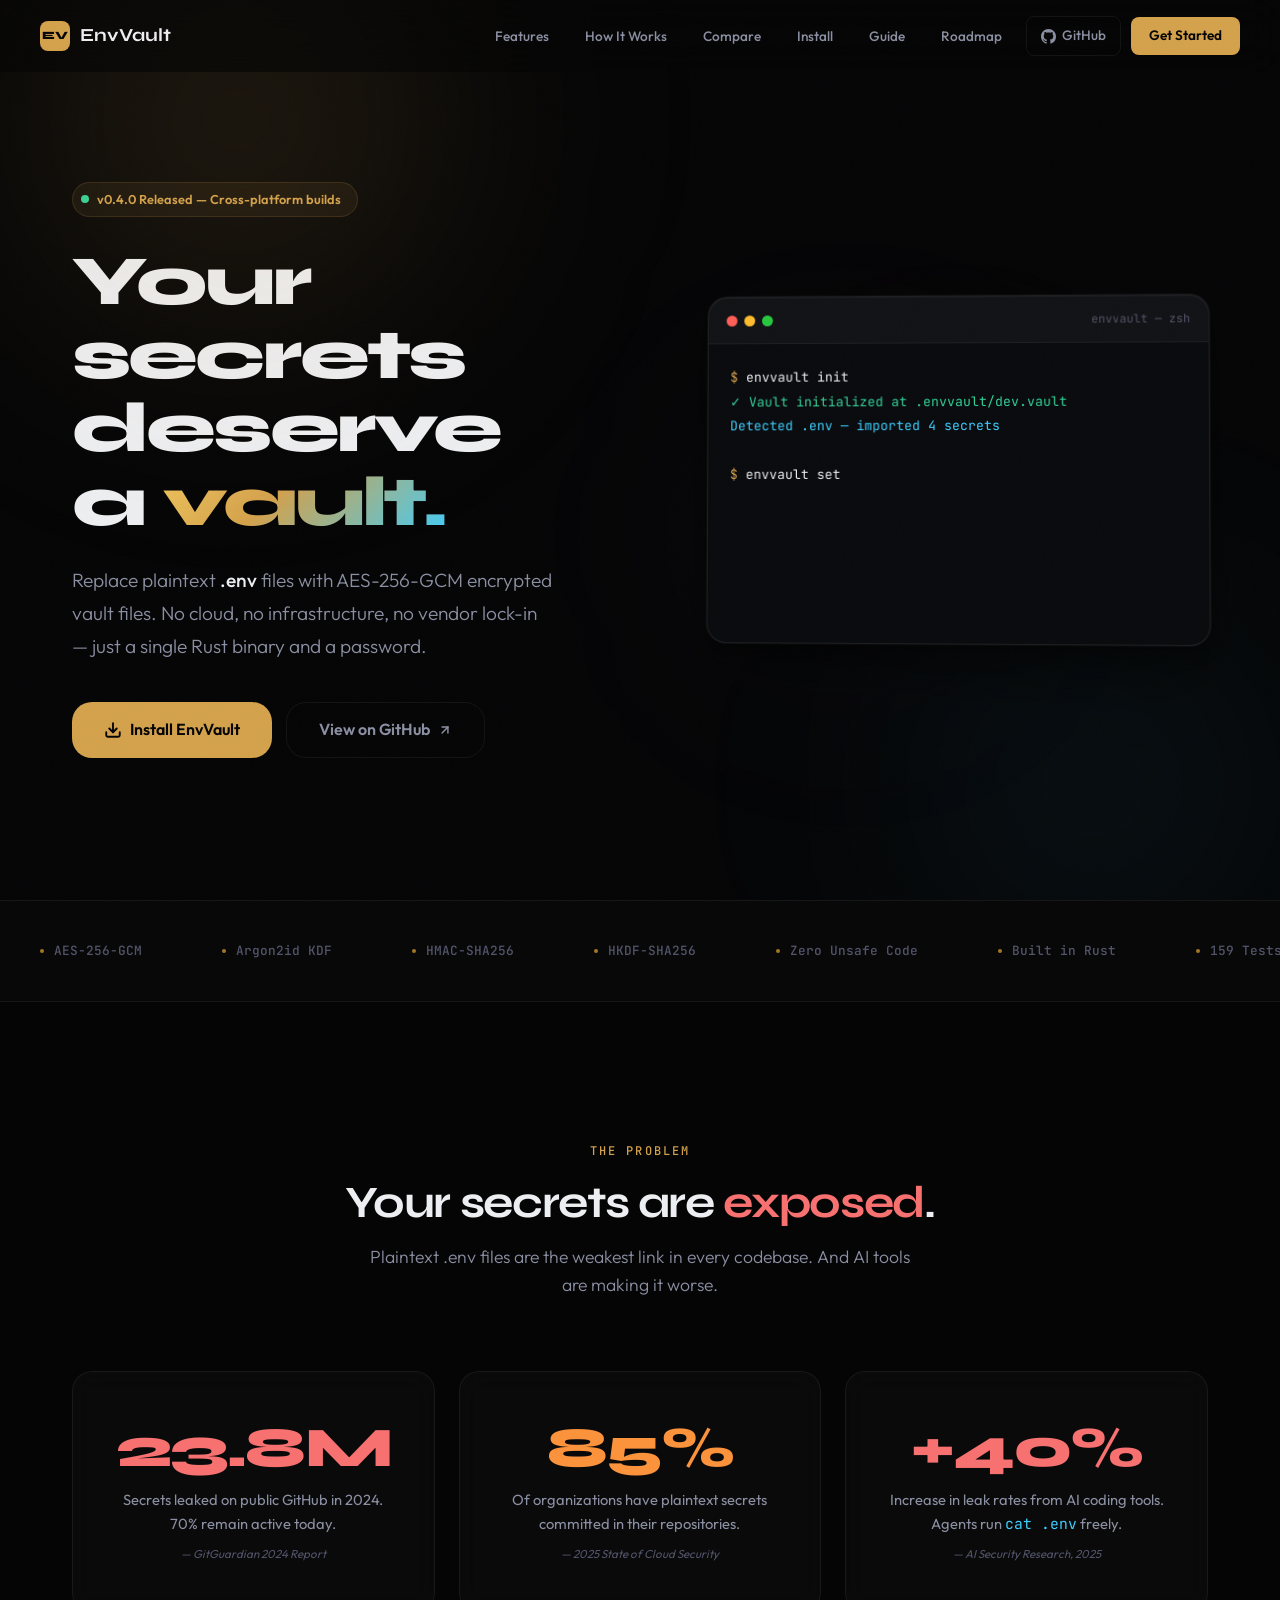
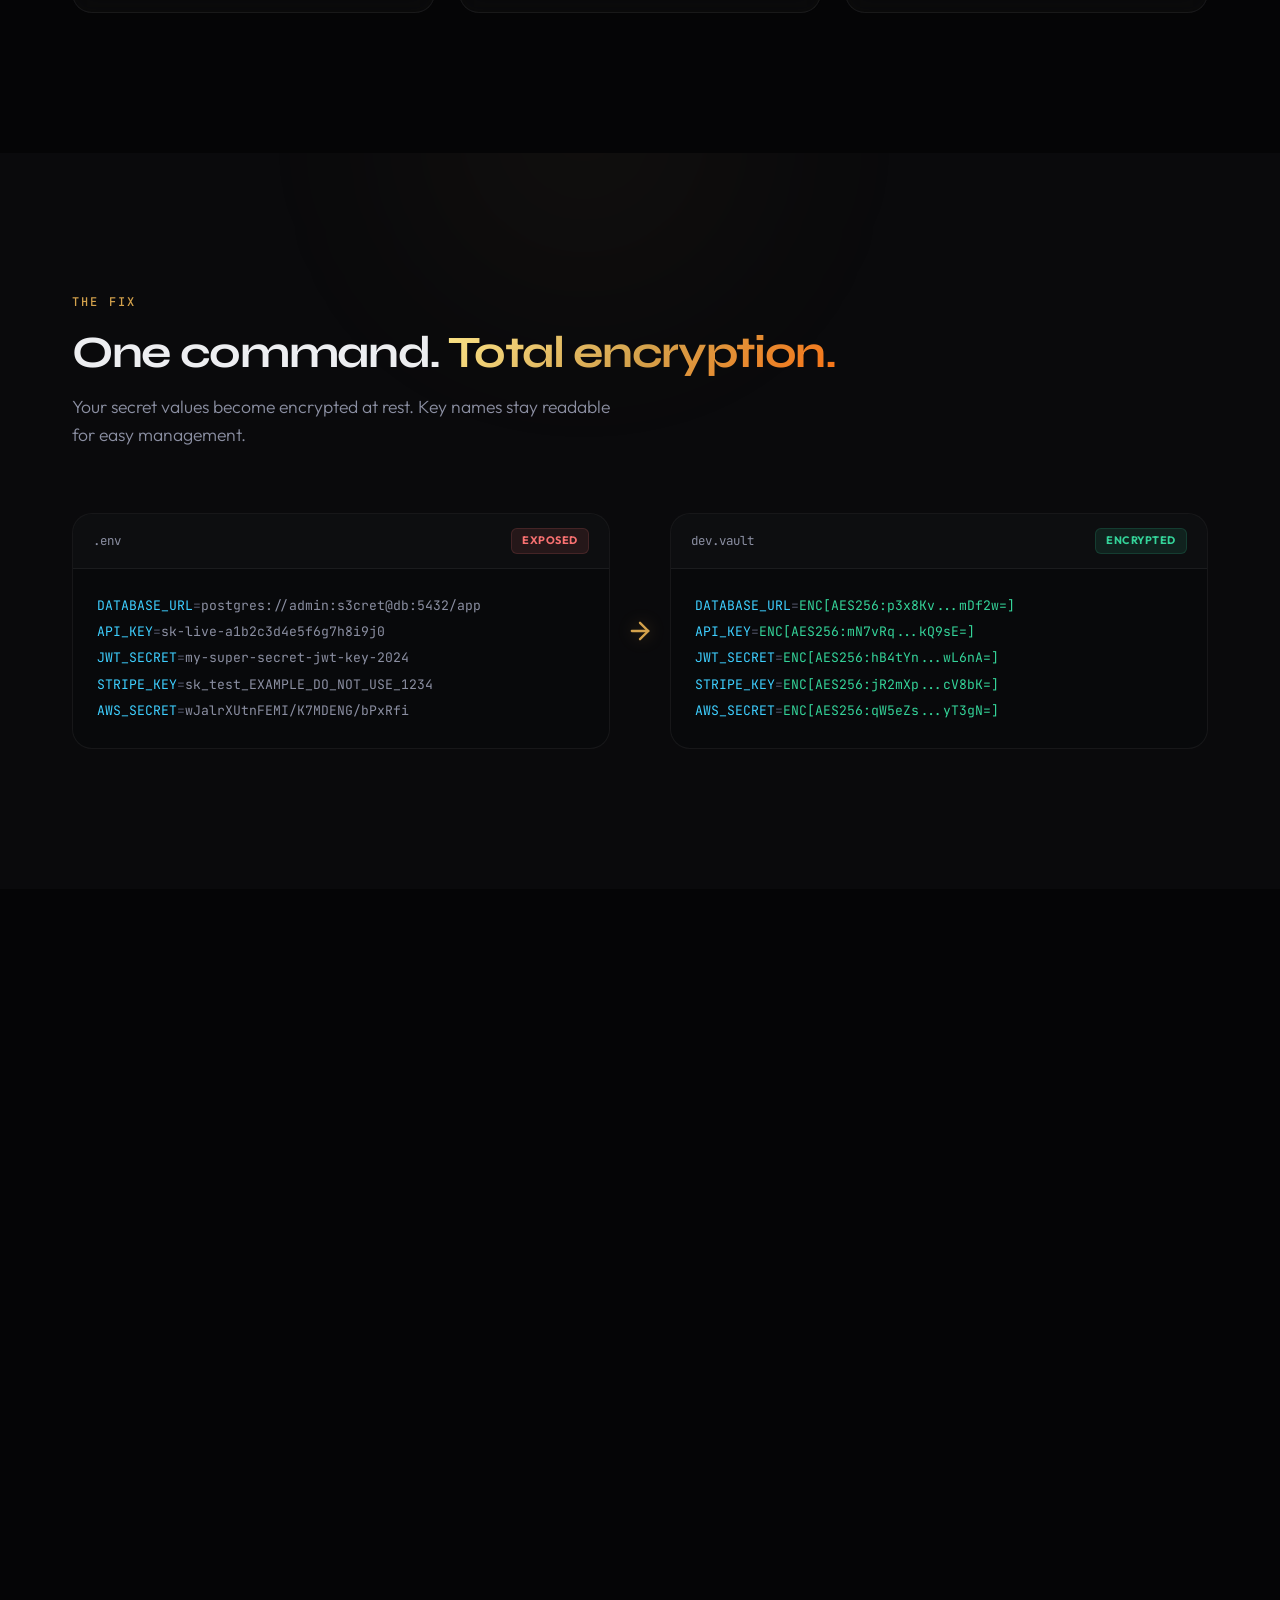
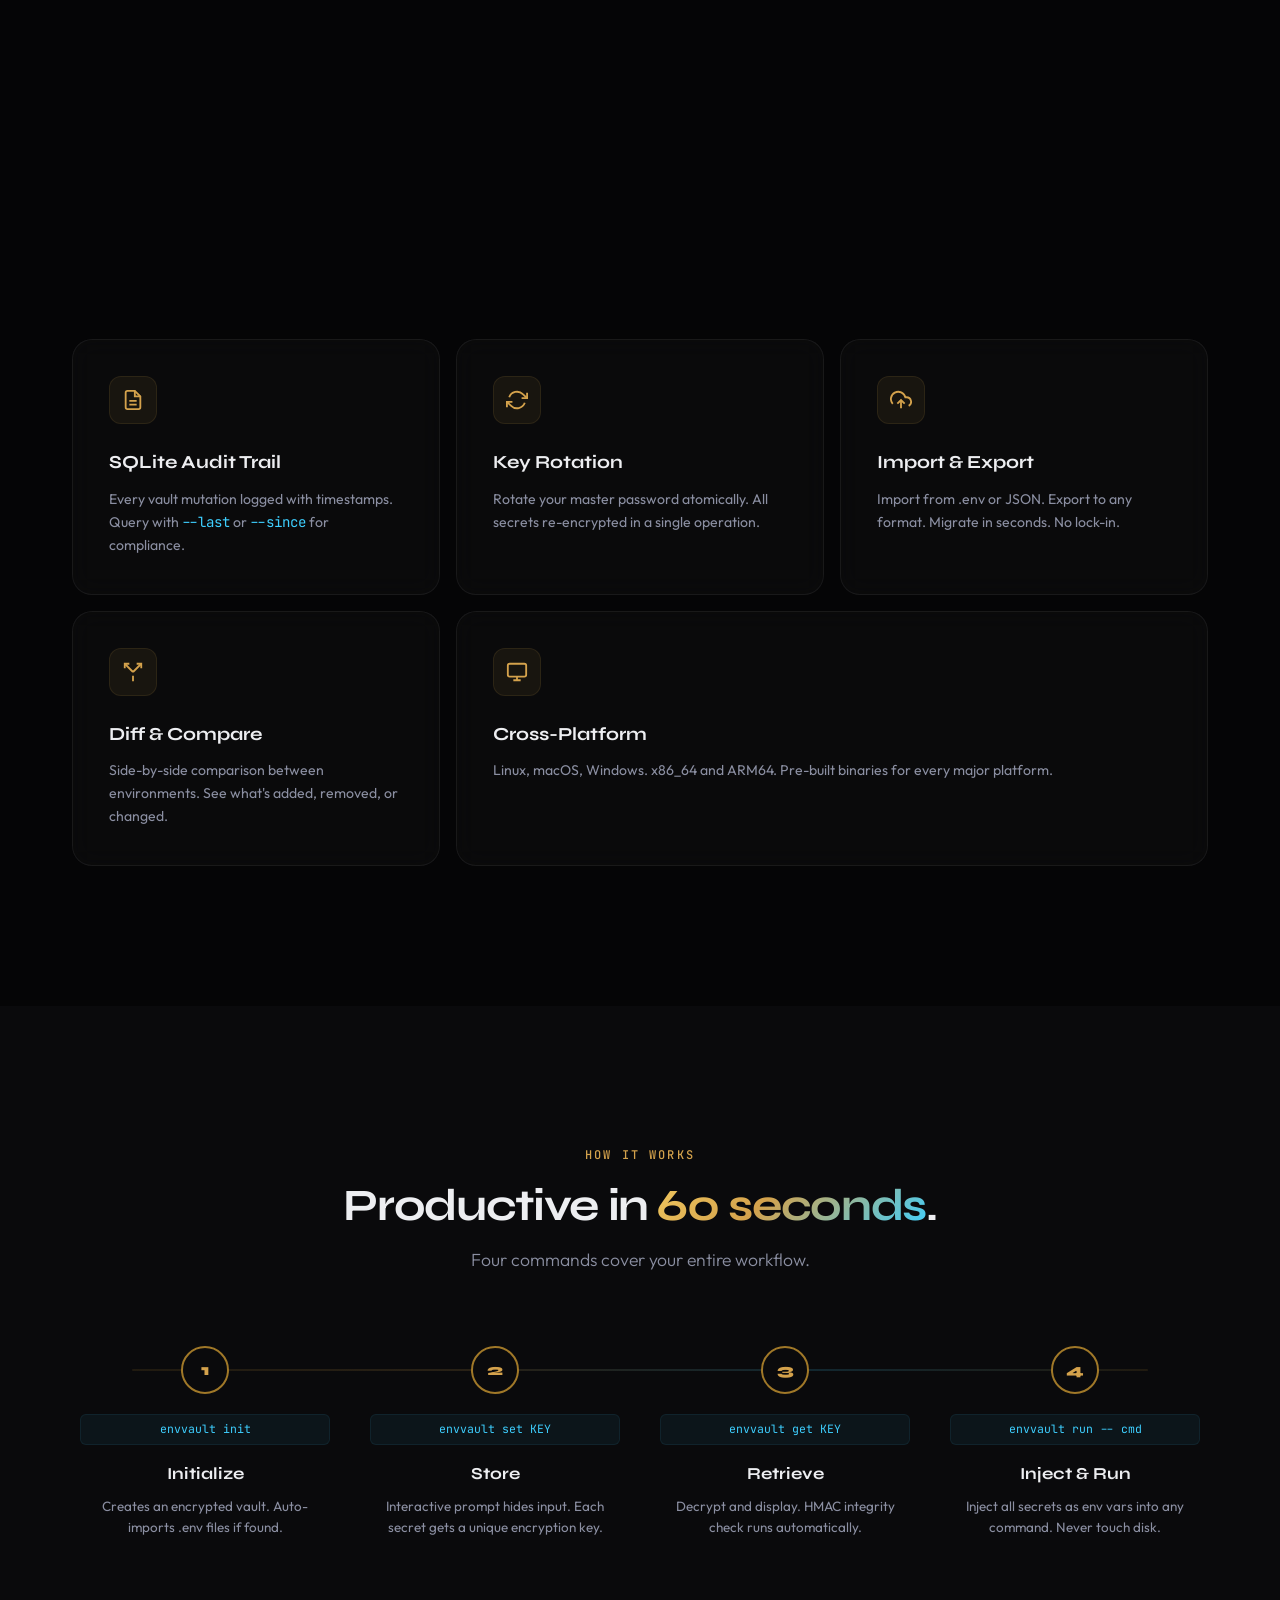
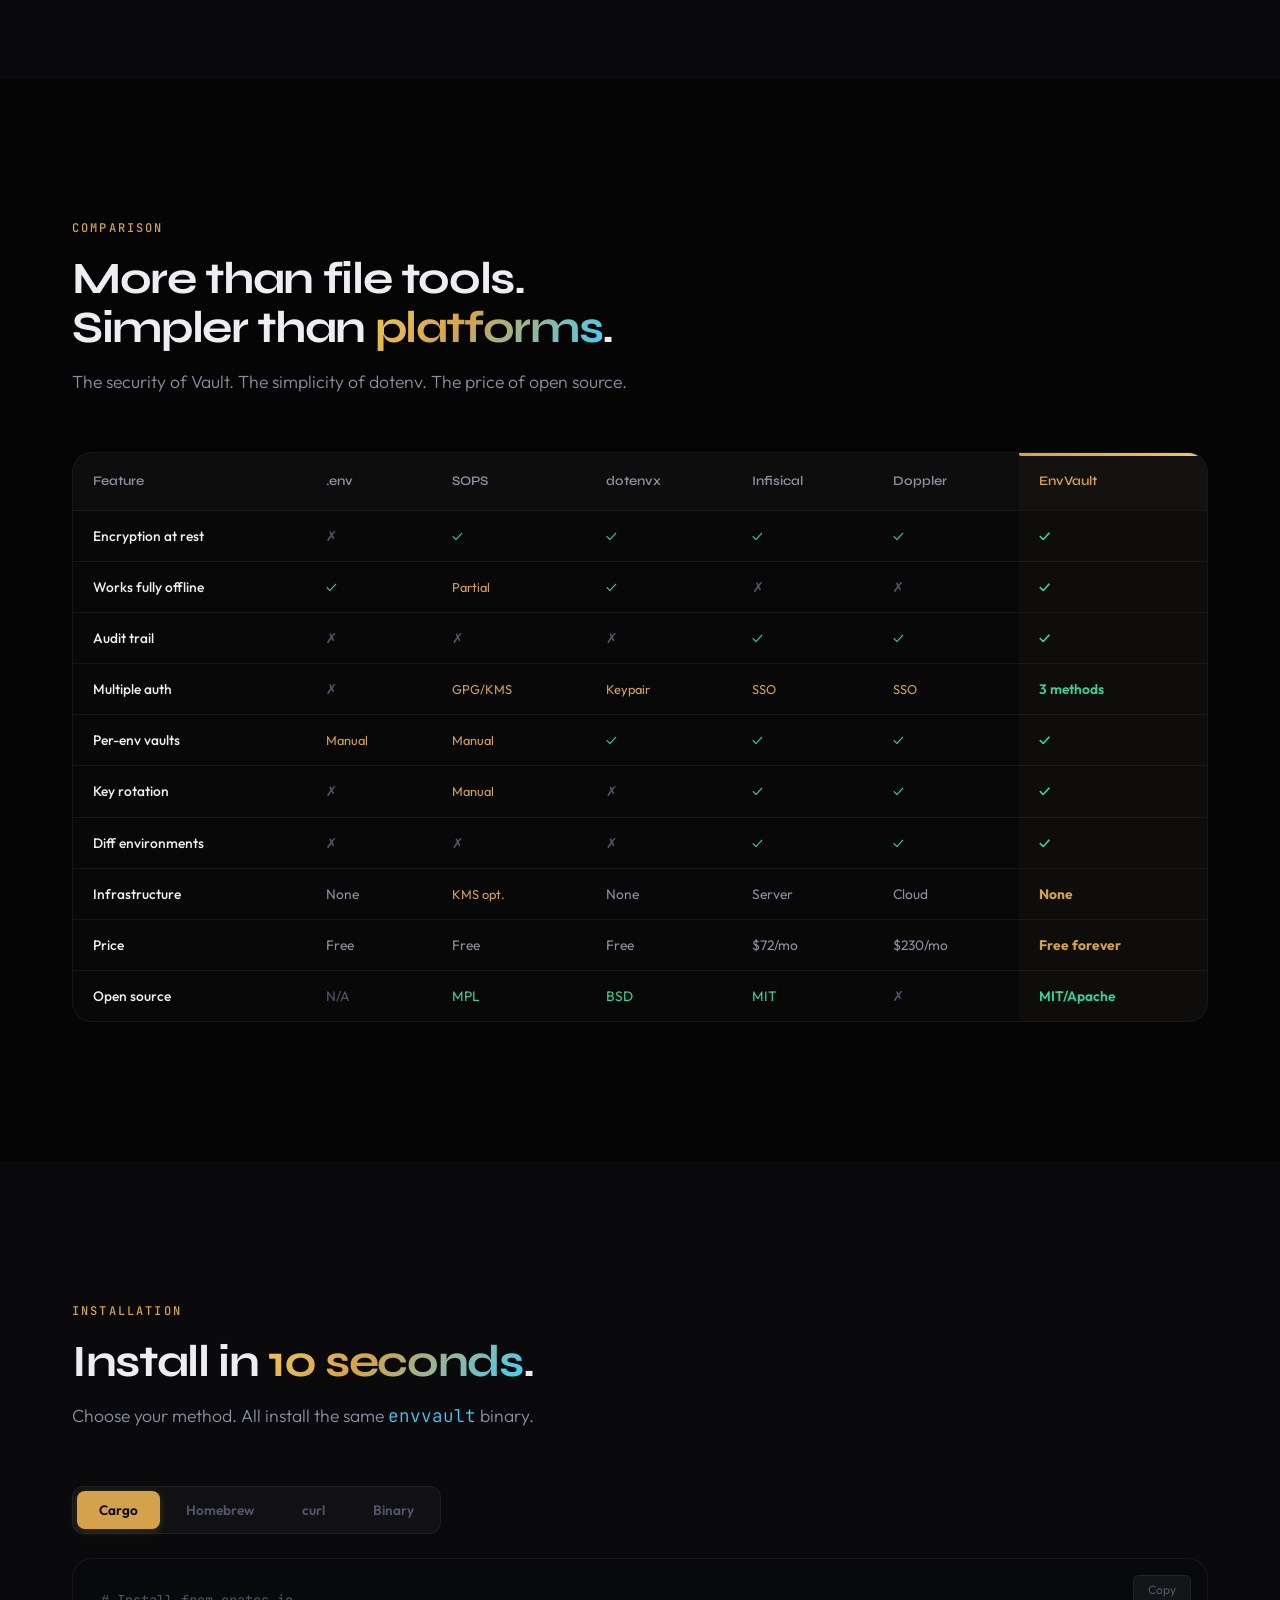
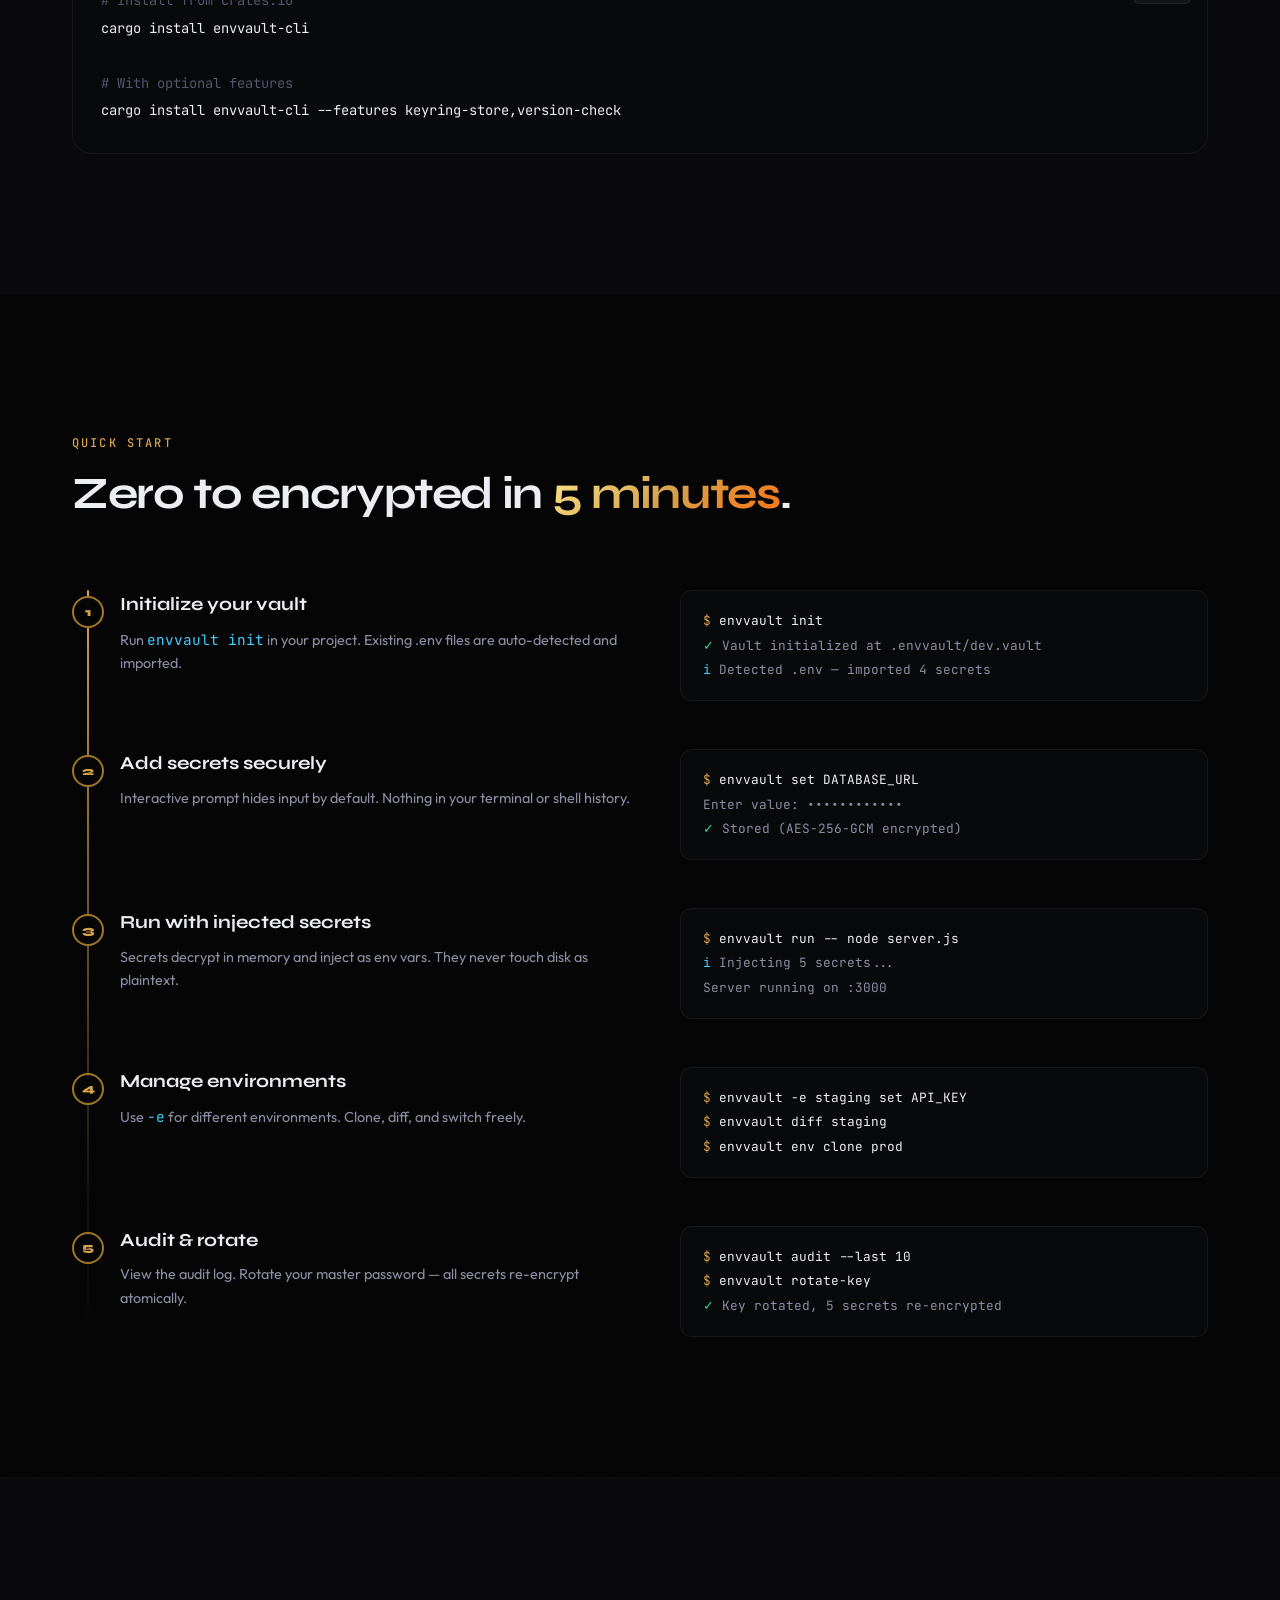
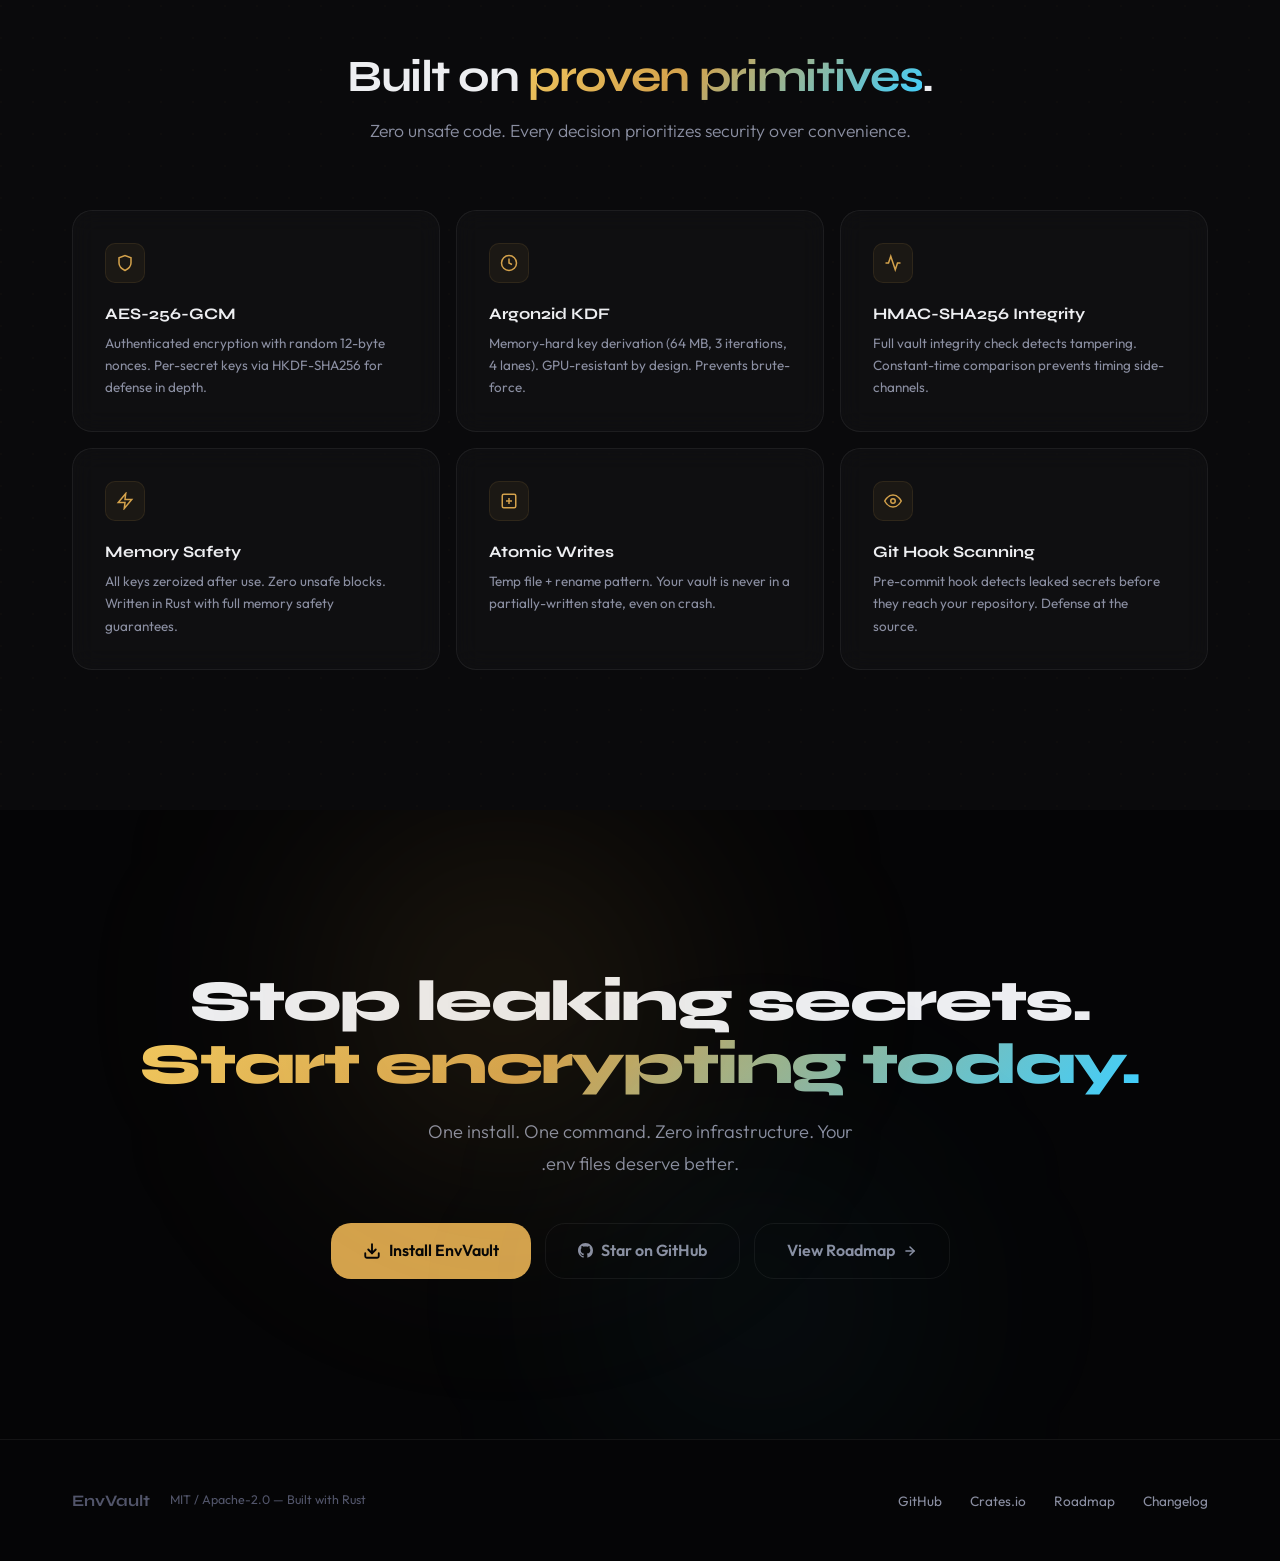
<file: website/index.html>
<!DOCTYPE html>
<html lang="en">
<head>
  <meta charset="UTF-8">
  <meta name="viewport" content="width=device-width, initial-scale=1.0">
  <title>EnvVault — Encrypted Environment Variables. No Server Required.</title>
  <meta name="description" content="Replace plaintext .env files with AES-256-GCM encrypted vault files. No cloud, no infrastructure, just a CLI and a password. Built in Rust.">
  <meta name="theme-color" content="#050506">
  <meta property="og:title" content="EnvVault — Encrypted Environment Variables">
  <meta property="og:description" content="Local-first encrypted environment variable manager. Zero infrastructure, zero unsafe code.">
  <meta property="og:type" content="website">
  <link rel="preconnect" href="https://fonts.googleapis.com">
  <link rel="preconnect" href="https://fonts.gstatic.com" crossorigin>
  <link href="https://fonts.googleapis.com/css2?family=JetBrains+Mono:wght@400;500;700&family=Outfit:wght@300;400;500;600;700&family=Syne:wght@400;500;600;700;800&display=swap" rel="stylesheet">
  <link rel="icon" href="data:image/svg+xml,<svg xmlns='http://www.w3.org/2000/svg' viewBox='0 0 32 32'><rect width='32' height='32' rx='6' fill='%23d4a24c'/><text x='16' y='22' text-anchor='middle' fill='%23050506' font-family='sans-serif' font-weight='900' font-size='14'>EV</text></svg>">
  <link rel="stylesheet" href="css/styles.css">
</head>
<body>

<div class="noise" aria-hidden="true"></div>

<!-- ========== NAV ========== -->
<nav class="nav">
  <div class="nav__in">
    <a href="/" class="nav__logo">
      <span class="nav__logo-mark">EV</span>
      EnvVault
    </a>
    <ul class="nav__links" id="nav-links">
      <li><a href="#features">Features</a></li>
      <li><a href="#how">How It Works</a></li>
      <li><a href="#compare">Compare</a></li>
      <li><a href="#install">Install</a></li>
      <li><a href="#guide">Guide</a></li>
      <li><a href="roadmap.html">Roadmap</a></li>
      <li class="nav__mobile-only"><a href="https://github.com/whynaidu/envvault" target="_blank" rel="noopener">GitHub</a></li>
      <li class="nav__mobile-only"><a href="#install" class="nav__mobile-cta">Get Started</a></li>
    </ul>
    <a href="https://github.com/whynaidu/envvault" class="nav__gh" target="_blank" rel="noopener">
      <svg width="15" height="15" viewBox="0 0 16 16" fill="currentColor"><path d="M8 0C3.58 0 0 3.58 0 8c0 3.54 2.29 6.53 5.47 7.59.4.07.55-.17.55-.38 0-.19-.01-.82-.01-1.49-2.01.37-2.53-.49-2.69-.94-.09-.23-.48-.94-.82-1.13-.28-.15-.68-.52-.01-.53.63-.01 1.08.58 1.23.82.72 1.21 1.87.87 2.33.66.07-.52.28-.87.51-1.07-1.78-.2-3.64-.89-3.64-3.95 0-.87.31-1.59.82-2.15-.08-.2-.36-1.02.08-2.12 0 0 .67-.21 2.2.82.64-.18 1.32-.27 2-.27.68 0 1.36.09 2 .27 1.53-1.04 2.2-.82 2.2-.82.44 1.1.16 1.92.08 2.12.51.56.82 1.27.82 2.15 0 3.07-1.87 3.75-3.65 3.95.29.25.54.73.54 1.48 0 1.07-.01 1.93-.01 2.2 0 .21.15.46.55.38A8.01 8.01 0 0016 8c0-4.42-3.58-8-8-8z"/></svg>
      GitHub
    </a>
    <a href="#install" class="nav__cta">Get Started</a>
    <button class="nav__ham" id="nav-ham" aria-label="Menu" aria-expanded="false">
      <svg width="22" height="22" viewBox="0 0 24 24" fill="none" stroke="currentColor" stroke-width="2"><line x1="3" y1="6" x2="21" y2="6"/><line x1="3" y1="12" x2="21" y2="12"/><line x1="3" y1="18" x2="21" y2="18"/></svg>
    </button>
  </div>
</nav>

<!-- ========== HERO ========== -->
<section class="hero">
  <div class="orbs" aria-hidden="true">
    <div class="orb orb--gold"></div>
    <div class="orb orb--cyan"></div>
    <div class="orb orb--violet"></div>
  </div>

  <div class="wrap hero__layout">
    <div>
      <div class="hero__pill" data-reveal>
        <span class="hero__pill-dot"></span>
        v0.4.0 Released &mdash; Cross-platform builds
      </div>

      <h1 class="hero__h1" data-reveal="80">
        Your secrets<br>deserve a&nbsp;<span class="gt">vault.</span>
      </h1>

      <p class="hero__sub" data-reveal="160">
        Replace plaintext <strong>.env</strong> files with AES-256-GCM encrypted vault files. No cloud, no infrastructure, no vendor lock-in &mdash; just a single Rust binary and a password.
      </p>

      <div class="hero__actions" data-reveal="240">
        <a href="#install" class="btn btn--gold btn--lg">
          <svg width="18" height="18" viewBox="0 0 24 24" fill="none" stroke="currentColor" stroke-width="2.5" stroke-linecap="round" stroke-linejoin="round"><path d="M21 15v4a2 2 0 01-2 2H5a2 2 0 01-2-2v-4"/><polyline points="7 10 12 15 17 10"/><line x1="12" y1="15" x2="12" y2="3"/></svg>
          Install EnvVault
        </a>
        <a href="https://github.com/whynaidu/envvault" class="btn btn--outline btn--lg" target="_blank" rel="noopener">
          View on GitHub
          <svg width="14" height="14" viewBox="0 0 24 24" fill="none" stroke="currentColor" stroke-width="2.5" stroke-linecap="round"><line x1="7" y1="17" x2="17" y2="7"/><polyline points="7 7 17 7 17 17"/></svg>
        </a>
      </div>
    </div>

    <div class="hero__visual" data-reveal="200">
      <div class="hero__term-glow" aria-hidden="true"></div>
      <div class="term">
        <div class="term__bar">
          <div class="term__dots">
            <span class="term__dot term__dot--r"></span>
            <span class="term__dot term__dot--y"></span>
            <span class="term__dot term__dot--g"></span>
          </div>
          <span class="term__title">envvault &mdash; zsh</span>
        </div>
        <div class="term__body" id="hero-term"></div>
      </div>
    </div>
  </div>
</section>

<!-- ========== MARQUEE ========== -->
<div class="marquee" aria-hidden="true">
  <div class="marquee__track">
    <span class="marquee__item"><span class="dot"></span>AES-256-GCM</span>
    <span class="marquee__item"><span class="dot"></span>Argon2id KDF</span>
    <span class="marquee__item"><span class="dot"></span>HMAC-SHA256</span>
    <span class="marquee__item"><span class="dot"></span>HKDF-SHA256</span>
    <span class="marquee__item"><span class="dot"></span>Zero Unsafe Code</span>
    <span class="marquee__item"><span class="dot"></span>Built in Rust</span>
    <span class="marquee__item"><span class="dot"></span>159 Tests</span>
    <span class="marquee__item"><span class="dot"></span>MIT / Apache-2.0</span>
    <span class="marquee__item"><span class="dot"></span>Works Offline</span>
    <span class="marquee__item"><span class="dot"></span>19 Commands</span>
    <span class="marquee__item"><span class="dot"></span>5 Platforms</span>
    <span class="marquee__item"><span class="dot"></span>3 Auth Methods</span>
    <!-- Duplicate for seamless loop -->
    <span class="marquee__item"><span class="dot"></span>AES-256-GCM</span>
    <span class="marquee__item"><span class="dot"></span>Argon2id KDF</span>
    <span class="marquee__item"><span class="dot"></span>HMAC-SHA256</span>
    <span class="marquee__item"><span class="dot"></span>HKDF-SHA256</span>
    <span class="marquee__item"><span class="dot"></span>Zero Unsafe Code</span>
    <span class="marquee__item"><span class="dot"></span>Built in Rust</span>
    <span class="marquee__item"><span class="dot"></span>159 Tests</span>
    <span class="marquee__item"><span class="dot"></span>MIT / Apache-2.0</span>
    <span class="marquee__item"><span class="dot"></span>Works Offline</span>
    <span class="marquee__item"><span class="dot"></span>19 Commands</span>
    <span class="marquee__item"><span class="dot"></span>5 Platforms</span>
    <span class="marquee__item"><span class="dot"></span>3 Auth Methods</span>
  </div>
</div>

<!-- ========== THE PROBLEM ========== -->
<section class="problem">
  <div class="wrap">
    <div class="problem__head">
      <div class="label" data-reveal>The Problem</div>
      <h2 class="h2" data-reveal="80">Your secrets are <span style="color:var(--red)">exposed</span>.</h2>
      <p class="subtitle subtitle--center" data-reveal="160">Plaintext .env files are the weakest link in every codebase. And AI tools are making it worse.</p>
    </div>

    <div class="problem__stats">
      <div class="stat-card glass" data-reveal>
        <div class="stat-card__num stat-card__num--danger" data-count="23.8" data-suffix="M" data-decimal="true">0</div>
        <div class="stat-card__text">
          Secrets leaked on public GitHub in 2024. 70% remain active today.
          <span class="stat-card__src">&mdash; GitGuardian 2024 Report</span>
        </div>
      </div>
      <div class="stat-card glass" data-reveal="120">
        <div class="stat-card__num stat-card__num--warn" data-count="85" data-suffix="%">0</div>
        <div class="stat-card__text">
          Of organizations have plaintext secrets committed in their repositories.
          <span class="stat-card__src">&mdash; 2025 State of Cloud Security</span>
        </div>
      </div>
      <div class="stat-card glass" data-reveal="240">
        <div class="stat-card__num stat-card__num--danger" data-count="40" data-prefix="+" data-suffix="%">0</div>
        <div class="stat-card__text">
          Increase in leak rates from AI coding tools. Agents run <code style="color:var(--cyan)">cat .env</code> freely.
          <span class="stat-card__src">&mdash; AI Security Research, 2025</span>
        </div>
      </div>
    </div>
  </div>
</section>

<!-- ========== BEFORE / AFTER ========== -->
<section class="transform" id="transform">
  <div class="orbs" aria-hidden="true">
    <div class="orb orb--gold" style="top:-30%;left:30%;width:400px;height:400px;opacity:0.5"></div>
  </div>
  <div class="wrap">
    <div class="transform__head">
      <div class="label" data-reveal>The Fix</div>
      <h2 class="h2" data-reveal="80">One command. <span class="gt--warm">Total encryption.</span></h2>
      <p class="subtitle" data-reveal="160">Your secret values become encrypted at rest. Key names stay readable for easy management.</p>
    </div>

    <div class="transform__grid" data-reveal="200">
      <div class="code-panel">
        <div class="code-panel__top">
          <span class="code-panel__name">.env</span>
          <span class="code-panel__tag code-panel__tag--danger">Exposed</span>
        </div>
        <div class="code-panel__body">
          <span class="ck">DATABASE_URL</span><span class="ceq">=</span><span class="cv">postgres://admin:s3cret@db:5432/app</span><br>
          <span class="ck">API_KEY</span><span class="ceq">=</span><span class="cv">sk-live-a1b2c3d4e5f6g7h8i9j0</span><br>
          <span class="ck">JWT_SECRET</span><span class="ceq">=</span><span class="cv">my-super-secret-jwt-key-2024</span><br>
          <span class="ck">STRIPE_KEY</span><span class="ceq">=</span><span class="cv">sk_test_EXAMPLE_DO_NOT_USE_1234</span><br>
          <span class="ck">AWS_SECRET</span><span class="ceq">=</span><span class="cv">wJalrXUtnFEMI/K7MDENG/bPxRfi</span>
        </div>
      </div>

      <div class="transform__arrow">
        <svg width="28" height="28" viewBox="0 0 24 24" fill="none" stroke="currentColor" stroke-width="2" stroke-linecap="round"><line x1="5" y1="12" x2="19" y2="12"/><polyline points="12 5 19 12 12 19"/></svg>
      </div>

      <div class="code-panel">
        <div class="code-panel__top">
          <span class="code-panel__name">dev.vault</span>
          <span class="code-panel__tag code-panel__tag--safe">Encrypted</span>
        </div>
        <div class="code-panel__body">
          <span class="ck">DATABASE_URL</span><span class="ceq">=</span><span class="ce">ENC[AES256:p3x8Kv...mDf2w=]</span><br>
          <span class="ck">API_KEY</span><span class="ceq">=</span><span class="ce">ENC[AES256:mN7vRq...kQ9sE=]</span><br>
          <span class="ck">JWT_SECRET</span><span class="ceq">=</span><span class="ce">ENC[AES256:hB4tYn...wL6nA=]</span><br>
          <span class="ck">STRIPE_KEY</span><span class="ceq">=</span><span class="ce">ENC[AES256:jR2mXp...cV8bK=]</span><br>
          <span class="ck">AWS_SECRET</span><span class="ceq">=</span><span class="ce">ENC[AES256:qW5eZs...yT3gN=]</span>
        </div>
      </div>
    </div>
  </div>
</section>

<!-- ========== BENTO FEATURES ========== -->
<section class="features" id="features">
  <div class="wrap">
    <div class="features__head">
      <div class="label" data-reveal>Features</div>
      <h2 class="h2" data-reveal="80">Everything you need.<br><span class="gt">Nothing you don't.</span></h2>
      <p class="subtitle" data-reveal="160">A complete secrets lifecycle in a single binary. No accounts, no servers, no subscriptions.</p>
    </div>

    <div class="bento">
      <!-- LARGE: Encryption -->
      <div class="glass glass--glow bento__item bento__item--tall" data-reveal>
        <div class="bento__icon">
          <svg width="22" height="22" viewBox="0 0 24 24" fill="none" stroke="currentColor" stroke-width="2"><rect x="3" y="11" width="18" height="11" rx="2"/><path d="M7 11V7a5 5 0 0110 0v4"/></svg>
        </div>
        <div class="bento__title">AES-256-GCM Encryption</div>
        <div class="bento__desc">Each secret encrypted individually with a unique key derived via HKDF-SHA256 and a random 12-byte nonce. Military-grade authenticated encryption.</div>
        <div class="bento__code">
          <span style="color:var(--text-3)">// Per-secret key derivation</span><br>
          master_key = <span style="color:var(--gold)">Argon2id</span>(password, salt)<br>
          secret_key = <span style="color:var(--cyan)">HKDF</span>(master_key, name)<br>
          ciphertext = <span style="color:var(--green)">AES-GCM</span>(secret_key, value)
        </div>
      </div>

      <!-- Auth Methods -->
      <div class="glass glass--glow bento__item" data-reveal="100">
        <div class="bento__icon">
          <svg width="22" height="22" viewBox="0 0 24 24" fill="none" stroke="currentColor" stroke-width="2"><path d="M21 2l-2 2m-7.61 7.61a5.5 5.5 0 11-7.778 7.778 5.5 5.5 0 017.777-7.777zm0 0L15.5 7.5m0 0l3 3L22 7l-3-3m-3.5 3.5L19 4"/></svg>
        </div>
        <div class="bento__title">Triple Auth Methods</div>
        <div class="bento__desc">Password, keyfile two-factor, or OS keyring auto-unlock. Use one or combine them for layered security.</div>
      </div>

      <!-- Zero Infra -->
      <div class="glass glass--glow bento__item" data-reveal="200">
        <div class="bento__icon">
          <svg width="22" height="22" viewBox="0 0 24 24" fill="none" stroke="currentColor" stroke-width="2"><path d="M22 12H2"/><path d="M5.45 5.11L2 12v6a2 2 0 002 2h16a2 2 0 002-2v-6l-3.45-6.89A2 2 0 0016.76 4H7.24a2 2 0 00-1.79 1.11z"/></svg>
        </div>
        <div class="bento__title">Zero Infrastructure</div>
        <div class="bento__desc">No server, no cloud, no Docker. A single binary that works fully offline. Forever.</div>
      </div>

      <!-- WIDE: Per-environment -->
      <div class="glass glass--glow bento__item bento__item--wide" data-reveal="100">
        <div class="bento__icon">
          <svg width="22" height="22" viewBox="0 0 24 24" fill="none" stroke="currentColor" stroke-width="2"><path d="M12 2L2 7l10 5 10-5-10-5z"/><path d="M2 17l10 5 10-5"/><path d="M2 12l10 5 10-5"/></svg>
        </div>
        <div class="bento__title">Per-Environment Vaults</div>
        <div class="bento__desc">Separate encrypted vault files for dev, staging, and prod. Clone environments, diff between them, and manage each independently with its own password.</div>
        <div class="bento__code">
          <span style="color:var(--gold)">$</span> envvault -e staging set API_KEY<br>
          <span style="color:var(--gold)">$</span> envvault diff staging <span style="color:var(--text-3)"> # compare dev vs staging</span><br>
          <span style="color:var(--gold)">$</span> envvault env clone prod <span style="color:var(--text-3)"> # clone to new environment</span>
        </div>
      </div>

      <!-- Audit -->
      <div class="glass glass--glow bento__item" data-reveal>
        <div class="bento__icon">
          <svg width="22" height="22" viewBox="0 0 24 24" fill="none" stroke="currentColor" stroke-width="2"><path d="M14 2H6a2 2 0 00-2 2v16a2 2 0 002 2h12a2 2 0 002-2V8z"/><polyline points="14 2 14 8 20 8"/><line x1="16" y1="13" x2="8" y2="13"/><line x1="16" y1="17" x2="8" y2="17"/></svg>
        </div>
        <div class="bento__title">SQLite Audit Trail</div>
        <div class="bento__desc">Every vault mutation logged with timestamps. Query with <code style="color:var(--cyan)">--last</code> or <code style="color:var(--cyan)">--since</code> for compliance.</div>
      </div>

      <!-- Key Rotation -->
      <div class="glass glass--glow bento__item" data-reveal="100">
        <div class="bento__icon">
          <svg width="22" height="22" viewBox="0 0 24 24" fill="none" stroke="currentColor" stroke-width="2"><polyline points="23 4 23 10 17 10"/><polyline points="1 20 1 14 7 14"/><path d="M3.51 9a9 9 0 0114.85-3.36L23 10M1 14l4.64 4.36A9 9 0 0020.49 15"/></svg>
        </div>
        <div class="bento__title">Key Rotation</div>
        <div class="bento__desc">Rotate your master password atomically. All secrets re-encrypted in a single operation.</div>
      </div>

      <!-- Import/Export -->
      <div class="glass glass--glow bento__item" data-reveal="200">
        <div class="bento__icon">
          <svg width="22" height="22" viewBox="0 0 24 24" fill="none" stroke="currentColor" stroke-width="2"><polyline points="16 16 12 12 8 16"/><line x1="12" y1="12" x2="12" y2="21"/><path d="M20.39 18.39A5 5 0 0018 9h-1.26A8 8 0 103 16.3"/></svg>
        </div>
        <div class="bento__title">Import &amp; Export</div>
        <div class="bento__desc">Import from .env or JSON. Export to any format. Migrate in seconds. No lock-in.</div>
      </div>

      <!-- Diff -->
      <div class="glass glass--glow bento__item" data-reveal>
        <div class="bento__icon">
          <svg width="22" height="22" viewBox="0 0 24 24" fill="none" stroke="currentColor" stroke-width="2"><path d="M16 3h5v5"/><path d="M8 3H3v5"/><path d="M12 22v-6"/><path d="M21 3l-9 9"/><path d="M3 3l9 9"/></svg>
        </div>
        <div class="bento__title">Diff &amp; Compare</div>
        <div class="bento__desc">Side-by-side comparison between environments. See what's added, removed, or changed.</div>
      </div>

      <!-- Cross Platform -->
      <div class="glass glass--glow bento__item bento__item--wide" data-reveal="100">
        <div class="bento__icon">
          <svg width="22" height="22" viewBox="0 0 24 24" fill="none" stroke="currentColor" stroke-width="2"><rect x="2" y="3" width="20" height="14" rx="2"/><line x1="8" y1="21" x2="16" y2="21"/><line x1="12" y1="17" x2="12" y2="21"/></svg>
        </div>
        <div class="bento__title">Cross-Platform</div>
        <div class="bento__desc">Linux, macOS, Windows. x86_64 and ARM64. Pre-built binaries for every major platform.</div>
      </div>
    </div>
  </div>
</section>

<!-- ========== HOW IT WORKS ========== -->
<section class="how" id="how">
  <div class="wrap">
    <div style="text-align:center">
      <div class="label" data-reveal>How It Works</div>
      <h2 class="h2" data-reveal="80">Productive in <span class="gt">60 seconds</span>.</h2>
      <p class="subtitle subtitle--center" data-reveal="160">Four commands cover your entire workflow.</p>
    </div>

    <div class="how__grid">
      <div class="how-step" data-reveal>
        <div class="how-step__num">1</div>
        <span class="how-step__cmd">envvault init</span>
        <div class="how-step__title">Initialize</div>
        <p class="how-step__desc">Creates an encrypted vault. Auto-imports .env files if found.</p>
      </div>
      <div class="how-step" data-reveal="120">
        <div class="how-step__num">2</div>
        <span class="how-step__cmd">envvault set KEY</span>
        <div class="how-step__title">Store</div>
        <p class="how-step__desc">Interactive prompt hides input. Each secret gets a unique encryption key.</p>
      </div>
      <div class="how-step" data-reveal="240">
        <div class="how-step__num">3</div>
        <span class="how-step__cmd">envvault get KEY</span>
        <div class="how-step__title">Retrieve</div>
        <p class="how-step__desc">Decrypt and display. HMAC integrity check runs automatically.</p>
      </div>
      <div class="how-step" data-reveal="360">
        <div class="how-step__num">4</div>
        <span class="how-step__cmd">envvault run -- cmd</span>
        <div class="how-step__title">Inject &amp; Run</div>
        <p class="how-step__desc">Inject all secrets as env vars into any command. Never touch disk.</p>
      </div>
    </div>
  </div>
</section>

<!-- ========== COMPARISON ========== -->
<section class="compare" id="compare">
  <div class="wrap">
    <div class="compare__head">
      <div class="label" data-reveal>Comparison</div>
      <h2 class="h2" data-reveal="80">More than file tools.<br>Simpler than <span class="gt">platforms</span>.</h2>
      <p class="subtitle" data-reveal="160">The security of Vault. The simplicity of dotenv. The price of open source.</p>
    </div>

    <div class="table-wrap" data-reveal="200">
      <table>
        <thead>
          <tr>
            <th>Feature</th>
            <th>.env</th>
            <th>SOPS</th>
            <th>dotenvx</th>
            <th>Infisical</th>
            <th>Doppler</th>
            <th>EnvVault</th>
          </tr>
        </thead>
        <tbody>
          <tr>
            <td>Encryption at rest</td>
            <td><span class="ck-no">&#x2717;</span></td>
            <td><span class="ck-yes">&#x2713;</span></td>
            <td><span class="ck-yes">&#x2713;</span></td>
            <td><span class="ck-yes">&#x2713;</span></td>
            <td><span class="ck-yes">&#x2713;</span></td>
            <td><span class="ck-yes">&#x2713;</span></td>
          </tr>
          <tr>
            <td>Works fully offline</td>
            <td><span class="ck-yes">&#x2713;</span></td>
            <td><span class="ck-mid">Partial</span></td>
            <td><span class="ck-yes">&#x2713;</span></td>
            <td><span class="ck-no">&#x2717;</span></td>
            <td><span class="ck-no">&#x2717;</span></td>
            <td><span class="ck-yes">&#x2713;</span></td>
          </tr>
          <tr>
            <td>Audit trail</td>
            <td><span class="ck-no">&#x2717;</span></td>
            <td><span class="ck-no">&#x2717;</span></td>
            <td><span class="ck-no">&#x2717;</span></td>
            <td><span class="ck-yes">&#x2713;</span></td>
            <td><span class="ck-yes">&#x2713;</span></td>
            <td><span class="ck-yes">&#x2713;</span></td>
          </tr>
          <tr>
            <td>Multiple auth</td>
            <td><span class="ck-no">&#x2717;</span></td>
            <td><span class="ck-mid">GPG/KMS</span></td>
            <td><span class="ck-mid">Keypair</span></td>
            <td><span class="ck-mid">SSO</span></td>
            <td><span class="ck-mid">SSO</span></td>
            <td><span class="ck-yes">3 methods</span></td>
          </tr>
          <tr>
            <td>Per-env vaults</td>
            <td><span class="ck-mid">Manual</span></td>
            <td><span class="ck-mid">Manual</span></td>
            <td><span class="ck-yes">&#x2713;</span></td>
            <td><span class="ck-yes">&#x2713;</span></td>
            <td><span class="ck-yes">&#x2713;</span></td>
            <td><span class="ck-yes">&#x2713;</span></td>
          </tr>
          <tr>
            <td>Key rotation</td>
            <td><span class="ck-no">&#x2717;</span></td>
            <td><span class="ck-mid">Manual</span></td>
            <td><span class="ck-no">&#x2717;</span></td>
            <td><span class="ck-yes">&#x2713;</span></td>
            <td><span class="ck-yes">&#x2713;</span></td>
            <td><span class="ck-yes">&#x2713;</span></td>
          </tr>
          <tr>
            <td>Diff environments</td>
            <td><span class="ck-no">&#x2717;</span></td>
            <td><span class="ck-no">&#x2717;</span></td>
            <td><span class="ck-no">&#x2717;</span></td>
            <td><span class="ck-yes">&#x2713;</span></td>
            <td><span class="ck-yes">&#x2713;</span></td>
            <td><span class="ck-yes">&#x2713;</span></td>
          </tr>
          <tr>
            <td>Infrastructure</td>
            <td>None</td>
            <td><span class="ck-mid">KMS opt.</span></td>
            <td>None</td>
            <td>Server</td>
            <td>Cloud</td>
            <td><strong style="color:var(--gold)">None</strong></td>
          </tr>
          <tr>
            <td>Price</td>
            <td>Free</td>
            <td>Free</td>
            <td>Free</td>
            <td>$72/mo</td>
            <td>$230/mo</td>
            <td><strong style="color:var(--gold)">Free forever</strong></td>
          </tr>
          <tr>
            <td>Open source</td>
            <td><span class="ck-no">N/A</span></td>
            <td><span class="ck-yes">MPL</span></td>
            <td><span class="ck-yes">BSD</span></td>
            <td><span class="ck-yes">MIT</span></td>
            <td><span class="ck-no">&#x2717;</span></td>
            <td><span class="ck-yes">MIT/Apache</span></td>
          </tr>
        </tbody>
      </table>
    </div>
  </div>
</section>

<!-- ========== INSTALL ========== -->
<section class="install" id="install">
  <div class="wrap">
    <div class="install__head">
      <div class="label" data-reveal>Installation</div>
      <h2 class="h2" data-reveal="80">Install in <span class="gt">10 seconds</span>.</h2>
      <p class="subtitle" data-reveal="160">Choose your method. All install the same <code style="color:var(--cyan)">envvault</code> binary.</p>
    </div>

    <div data-reveal="200">
      <div class="tabs" data-tabs="inst">
        <button class="tab on" data-tab="cargo">Cargo</button>
        <button class="tab" data-tab="brew">Homebrew</button>
        <button class="tab" data-tab="curl">curl</button>
        <button class="tab" data-tab="binary">Binary</button>
      </div>

      <div class="panels" data-panels="inst">
        <div class="panel on" data-panel="cargo">
          <div class="code-box">
            <button class="copy-btn" data-copy-text="cargo install envvault-cli">Copy</button>
            <code><span class="cmt"># Install from crates.io</span>
cargo install envvault-cli

<span class="cmt"># With optional features</span>
cargo install envvault-cli --features keyring-store,version-check</code>
          </div>
        </div>
        <div class="panel" data-panel="brew">
          <div class="code-box">
            <button class="copy-btn" data-copy-text="brew install whynaidu/tap/envvault">Copy</button>
            <code><span class="cmt"># Add the tap and install</span>
brew install whynaidu/tap/envvault</code>
          </div>
        </div>
        <div class="panel" data-panel="curl">
          <div class="code-box">
            <button class="copy-btn" data-copy-text="curl -fsSL https://raw.githubusercontent.com/whynaidu/envvault/main/install.sh | sh">Copy</button>
            <code><span class="cmt"># Auto-detects platform, verifies SHA256</span>
curl -fsSL https://raw.githubusercontent.com/whynaidu/envvault/main/install.sh | sh</code>
          </div>
        </div>
        <div class="panel" data-panel="binary">
          <div class="code-box">
            <code><span class="cmt"># Download pre-built binaries for your platform</span>
<span style="color:var(--text-2)">Linux x86_64 &middot; Linux ARM64 &middot; macOS x86_64 &middot; macOS ARM64 &middot; Windows x86_64</span>

<a href="https://github.com/whynaidu/envvault/releases" style="color:var(--gold)">&#x2192; github.com/whynaidu/envvault/releases</a></code>
          </div>
        </div>
      </div>
    </div>
  </div>
</section>

<!-- ========== GUIDE ========== -->
<section class="guide" id="guide">
  <div class="wrap">
    <div class="guide__head">
      <div class="label" data-reveal>Quick Start</div>
      <h2 class="h2" data-reveal="80">Zero to encrypted in <span class="gt--warm">5 minutes</span>.</h2>
    </div>

    <div class="guide__list">
      <div class="guide-item" data-reveal data-step="1">
        <div class="guide-item__text">
          <h3>Initialize your vault</h3>
          <p>Run <code style="color:var(--cyan)">envvault init</code> in your project. Existing .env files are auto-detected and imported.</p>
        </div>
        <div class="guide-item__code">
          <span style="color:var(--gold)">$</span> envvault init<br>
          <span style="color:var(--green)">&check;</span> <span style="color:var(--text-2)">Vault initialized at .envvault/dev.vault</span><br>
          <span style="color:var(--cyan)">i</span> <span style="color:var(--text-2)">Detected .env &mdash; imported 4 secrets</span>
        </div>
      </div>

      <div class="guide-item" data-reveal data-step="2">
        <div class="guide-item__text">
          <h3>Add secrets securely</h3>
          <p>Interactive prompt hides input by default. Nothing in your terminal or shell history.</p>
        </div>
        <div class="guide-item__code">
          <span style="color:var(--gold)">$</span> envvault set DATABASE_URL<br>
          <span style="color:var(--text-2)">Enter value: &bull;&bull;&bull;&bull;&bull;&bull;&bull;&bull;&bull;&bull;&bull;&bull;</span><br>
          <span style="color:var(--green)">&check;</span> <span style="color:var(--text-2)">Stored (AES-256-GCM encrypted)</span>
        </div>
      </div>

      <div class="guide-item" data-reveal data-step="3">
        <div class="guide-item__text">
          <h3>Run with injected secrets</h3>
          <p>Secrets decrypt in memory and inject as env vars. They never touch disk as plaintext.</p>
        </div>
        <div class="guide-item__code">
          <span style="color:var(--gold)">$</span> envvault run -- node server.js<br>
          <span style="color:var(--cyan)">i</span> <span style="color:var(--text-2)">Injecting 5 secrets...</span><br>
          <span style="color:var(--text-2)">Server running on :3000</span>
        </div>
      </div>

      <div class="guide-item" data-reveal data-step="4">
        <div class="guide-item__text">
          <h3>Manage environments</h3>
          <p>Use <code style="color:var(--cyan)">-e</code> for different environments. Clone, diff, and switch freely.</p>
        </div>
        <div class="guide-item__code">
          <span style="color:var(--gold)">$</span> envvault -e staging set API_KEY<br>
          <span style="color:var(--gold)">$</span> envvault diff staging<br>
          <span style="color:var(--gold)">$</span> envvault env clone prod
        </div>
      </div>

      <div class="guide-item" data-reveal data-step="5">
        <div class="guide-item__text">
          <h3>Audit &amp; rotate</h3>
          <p>View the audit log. Rotate your master password &mdash; all secrets re-encrypt atomically.</p>
        </div>
        <div class="guide-item__code">
          <span style="color:var(--gold)">$</span> envvault audit --last 10<br>
          <span style="color:var(--gold)">$</span> envvault rotate-key<br>
          <span style="color:var(--green)">&check;</span> <span style="color:var(--text-2)">Key rotated, 5 secrets re-encrypted</span>
        </div>
      </div>
    </div>
  </div>
</section>

<!-- ========== SECURITY ========== -->
<section class="security" id="security">
  <div class="wrap">
    <div class="security__head">
      <div class="label" data-reveal>Security</div>
      <h2 class="h2" data-reveal="80">Built on <span class="gt">proven primitives</span>.</h2>
      <p class="subtitle subtitle--center" data-reveal="160">Zero unsafe code. Every decision prioritizes security over convenience.</p>
    </div>

    <div class="security__grid">
      <div class="glass sec-card" data-reveal>
        <div class="sec-card__icon"><svg width="18" height="18" viewBox="0 0 24 24" fill="none" stroke="currentColor" stroke-width="2"><path d="M12 22s8-4 8-10V5l-8-3-8 3v7c0 6 8 10 8 10z"/></svg></div>
        <div class="sec-card__title">AES-256-GCM</div>
        <div class="sec-card__desc">Authenticated encryption with random 12-byte nonces. Per-secret keys via HKDF-SHA256 for defense in depth.</div>
      </div>
      <div class="glass sec-card" data-reveal="100">
        <div class="sec-card__icon"><svg width="18" height="18" viewBox="0 0 24 24" fill="none" stroke="currentColor" stroke-width="2"><circle cx="12" cy="12" r="10"/><path d="M12 6v6l4 2"/></svg></div>
        <div class="sec-card__title">Argon2id KDF</div>
        <div class="sec-card__desc">Memory-hard key derivation (64 MB, 3 iterations, 4 lanes). GPU-resistant by design. Prevents brute-force.</div>
      </div>
      <div class="glass sec-card" data-reveal="200">
        <div class="sec-card__icon"><svg width="18" height="18" viewBox="0 0 24 24" fill="none" stroke="currentColor" stroke-width="2"><polyline points="22 12 18 12 15 21 9 3 6 12 2 12"/></svg></div>
        <div class="sec-card__title">HMAC-SHA256 Integrity</div>
        <div class="sec-card__desc">Full vault integrity check detects tampering. Constant-time comparison prevents timing side-channels.</div>
      </div>
      <div class="glass sec-card" data-reveal>
        <div class="sec-card__icon"><svg width="18" height="18" viewBox="0 0 24 24" fill="none" stroke="currentColor" stroke-width="2"><path d="M13 2L3 14h9l-1 8 10-12h-9l1-8z"/></svg></div>
        <div class="sec-card__title">Memory Safety</div>
        <div class="sec-card__desc">All keys zeroized after use. Zero unsafe blocks. Written in Rust with full memory safety guarantees.</div>
      </div>
      <div class="glass sec-card" data-reveal="100">
        <div class="sec-card__icon"><svg width="18" height="18" viewBox="0 0 24 24" fill="none" stroke="currentColor" stroke-width="2"><rect x="3" y="3" width="18" height="18" rx="2"/><line x1="12" y1="8" x2="12" y2="16"/><line x1="8" y1="12" x2="16" y2="12"/></svg></div>
        <div class="sec-card__title">Atomic Writes</div>
        <div class="sec-card__desc">Temp file + rename pattern. Your vault is never in a partially-written state, even on crash.</div>
      </div>
      <div class="glass sec-card" data-reveal="200">
        <div class="sec-card__icon"><svg width="18" height="18" viewBox="0 0 24 24" fill="none" stroke="currentColor" stroke-width="2"><path d="M1 12s4-8 11-8 11 8 11 8-4 8-11 8-11-8-11-8z"/><circle cx="12" cy="12" r="3"/></svg></div>
        <div class="sec-card__title">Git Hook Scanning</div>
        <div class="sec-card__desc">Pre-commit hook detects leaked secrets before they reach your repository. Defense at the source.</div>
      </div>
    </div>
  </div>
</section>

<!-- ========== CTA ========== -->
<section class="cta">
  <div class="orbs" aria-hidden="true">
    <div class="orb orb--gold" style="width:500px;height:500px;top:-10%;left:20%"></div>
    <div class="orb orb--cyan" style="width:400px;height:400px;bottom:-10%;right:25%"></div>
  </div>
  <div class="wrap">
    <h2 class="cta__h2" data-reveal>
      Stop leaking secrets.<br>
      <span class="gt">Start encrypting today.</span>
    </h2>
    <p class="cta__sub" data-reveal="100">
      One install. One command. Zero infrastructure. Your .env files deserve better.
    </p>
    <div class="cta__actions" data-reveal="200">
      <a href="#install" class="btn btn--gold btn--lg">
        <svg width="18" height="18" viewBox="0 0 24 24" fill="none" stroke="currentColor" stroke-width="2.5" stroke-linecap="round" stroke-linejoin="round"><path d="M21 15v4a2 2 0 01-2 2H5a2 2 0 01-2-2v-4"/><polyline points="7 10 12 15 17 10"/><line x1="12" y1="15" x2="12" y2="3"/></svg>
        Install EnvVault
      </a>
      <a href="https://github.com/whynaidu/envvault" class="btn btn--outline btn--lg" target="_blank" rel="noopener">
        <svg width="15" height="15" viewBox="0 0 16 16" fill="currentColor"><path d="M8 0C3.58 0 0 3.58 0 8c0 3.54 2.29 6.53 5.47 7.59.4.07.55-.17.55-.38 0-.19-.01-.82-.01-1.49-2.01.37-2.53-.49-2.69-.94-.09-.23-.48-.94-.82-1.13-.28-.15-.68-.52-.01-.53.63-.01 1.08.58 1.23.82.72 1.21 1.87.87 2.33.66.07-.52.28-.87.51-1.07-1.78-.2-3.64-.89-3.64-3.95 0-.87.31-1.59.82-2.15-.08-.2-.36-1.02.08-2.12 0 0 .67-.21 2.2.82.64-.18 1.32-.27 2-.27.68 0 1.36.09 2 .27 1.53-1.04 2.2-.82 2.2-.82.44 1.1.16 1.92.08 2.12.51.56.82 1.27.82 2.15 0 3.07-1.87 3.75-3.65 3.95.29.25.54.73.54 1.48 0 1.07-.01 1.93-.01 2.2 0 .21.15.46.55.38A8.01 8.01 0 0016 8c0-4.42-3.58-8-8-8z"/></svg>
        Star on GitHub
      </a>
      <a href="roadmap.html" class="btn btn--outline btn--lg">
        View Roadmap
        <svg width="14" height="14" viewBox="0 0 24 24" fill="none" stroke="currentColor" stroke-width="2.5" stroke-linecap="round"><line x1="5" y1="12" x2="19" y2="12"/><polyline points="12 5 19 12 12 19"/></svg>
      </a>
    </div>
  </div>
</section>

<!-- ========== FOOTER ========== -->
<footer class="footer">
  <div class="wrap footer__in">
    <div class="footer__l">
      <span class="footer__brand">EnvVault</span>
      <span class="footer__copy">MIT / Apache-2.0 &mdash; Built with Rust</span>
    </div>
    <ul class="footer__links">
      <li><a href="https://github.com/whynaidu/envvault" target="_blank" rel="noopener">GitHub</a></li>
      <li><a href="https://crates.io/crates/envvault-cli" target="_blank" rel="noopener">Crates.io</a></li>
      <li><a href="roadmap.html">Roadmap</a></li>
      <li><a href="https://github.com/whynaidu/envvault/blob/main/CHANGELOG.md" target="_blank" rel="noopener">Changelog</a></li>
    </ul>
  </div>
</footer>

<script src="js/main.js"></script>
</body>
</html>
</file>
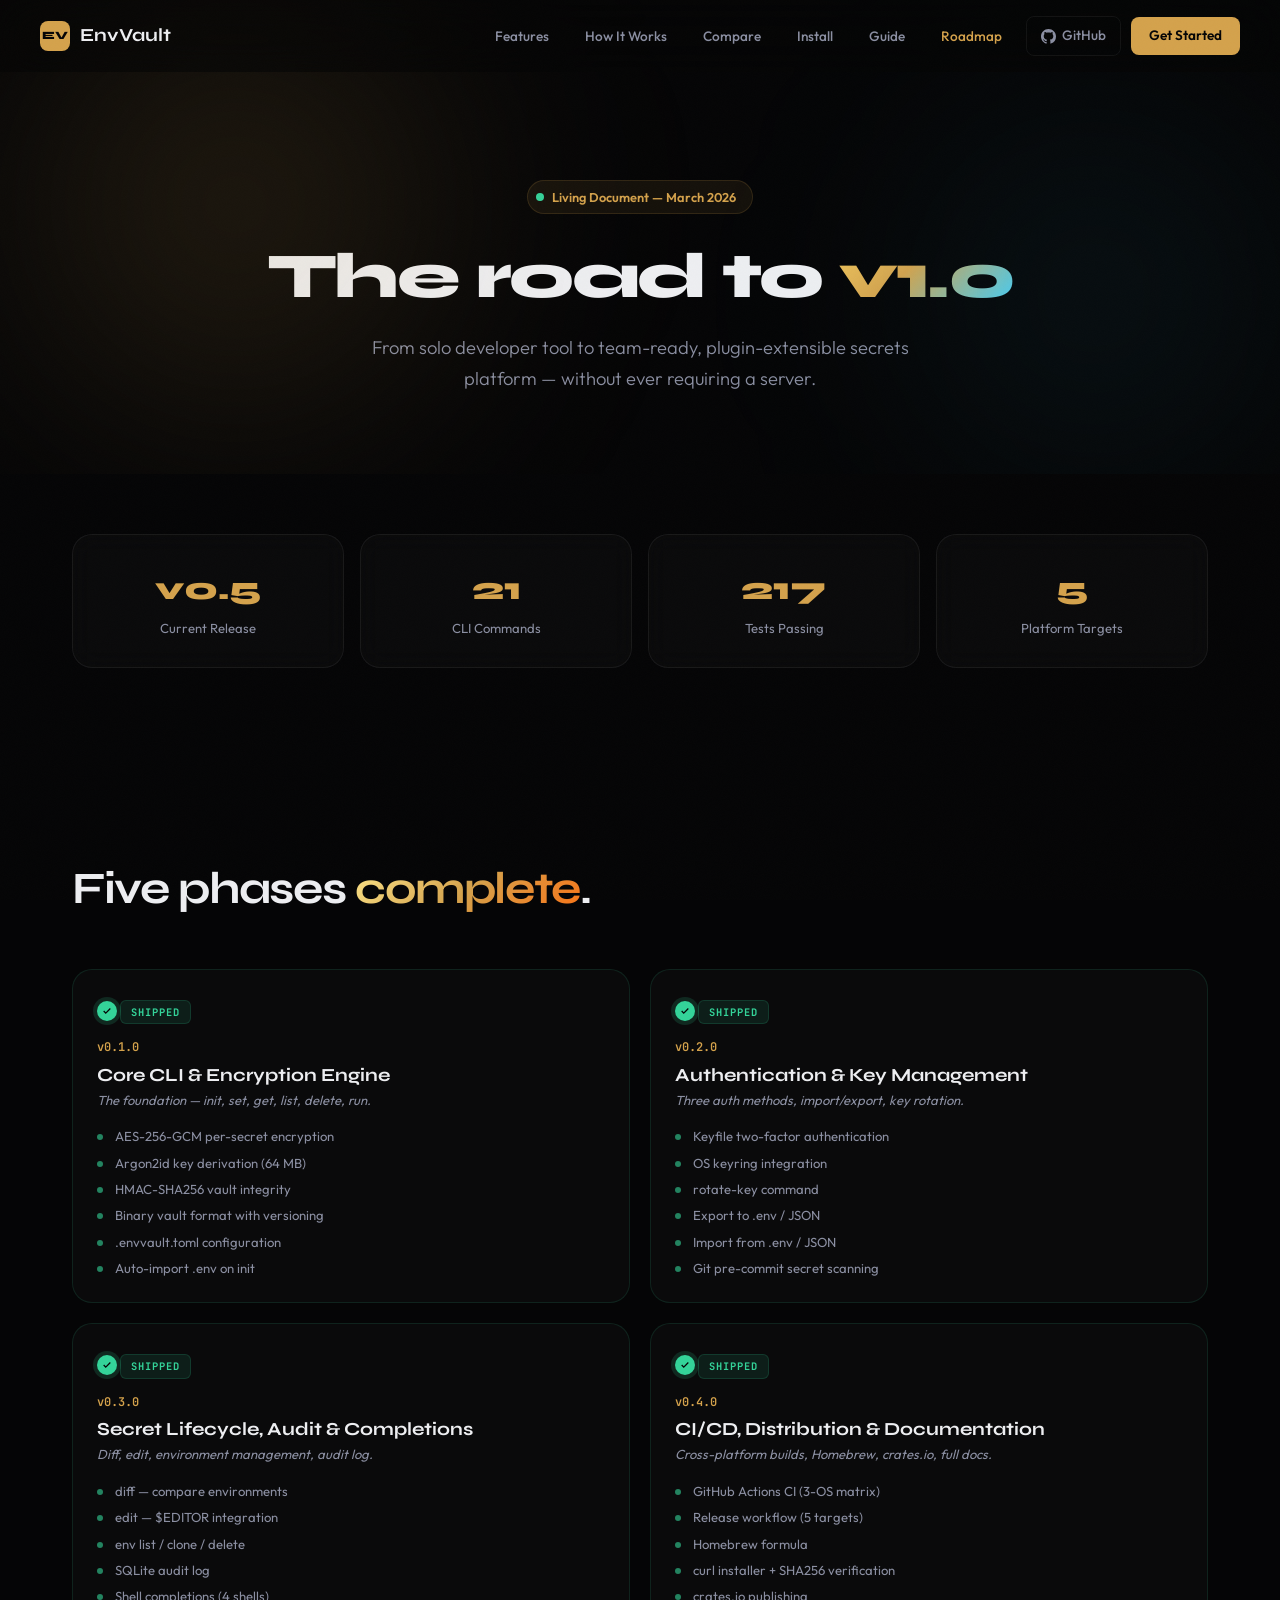
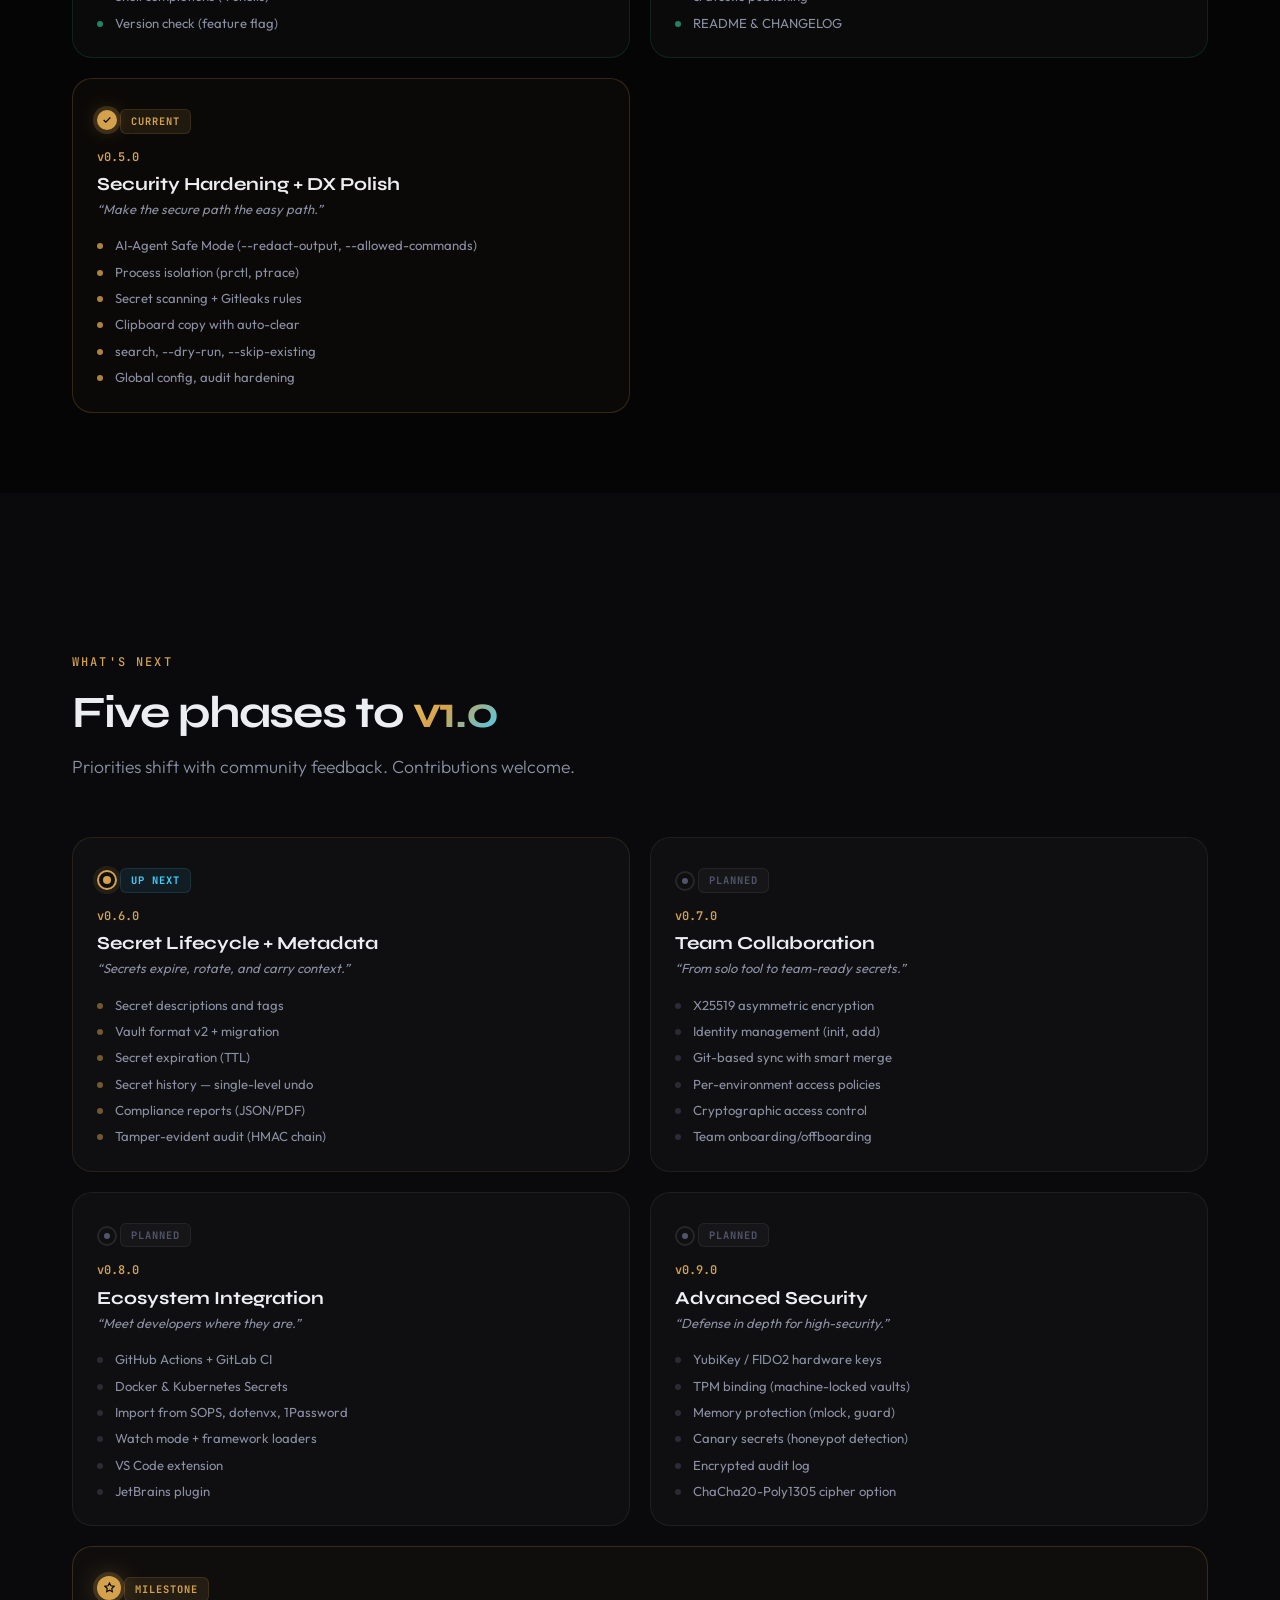
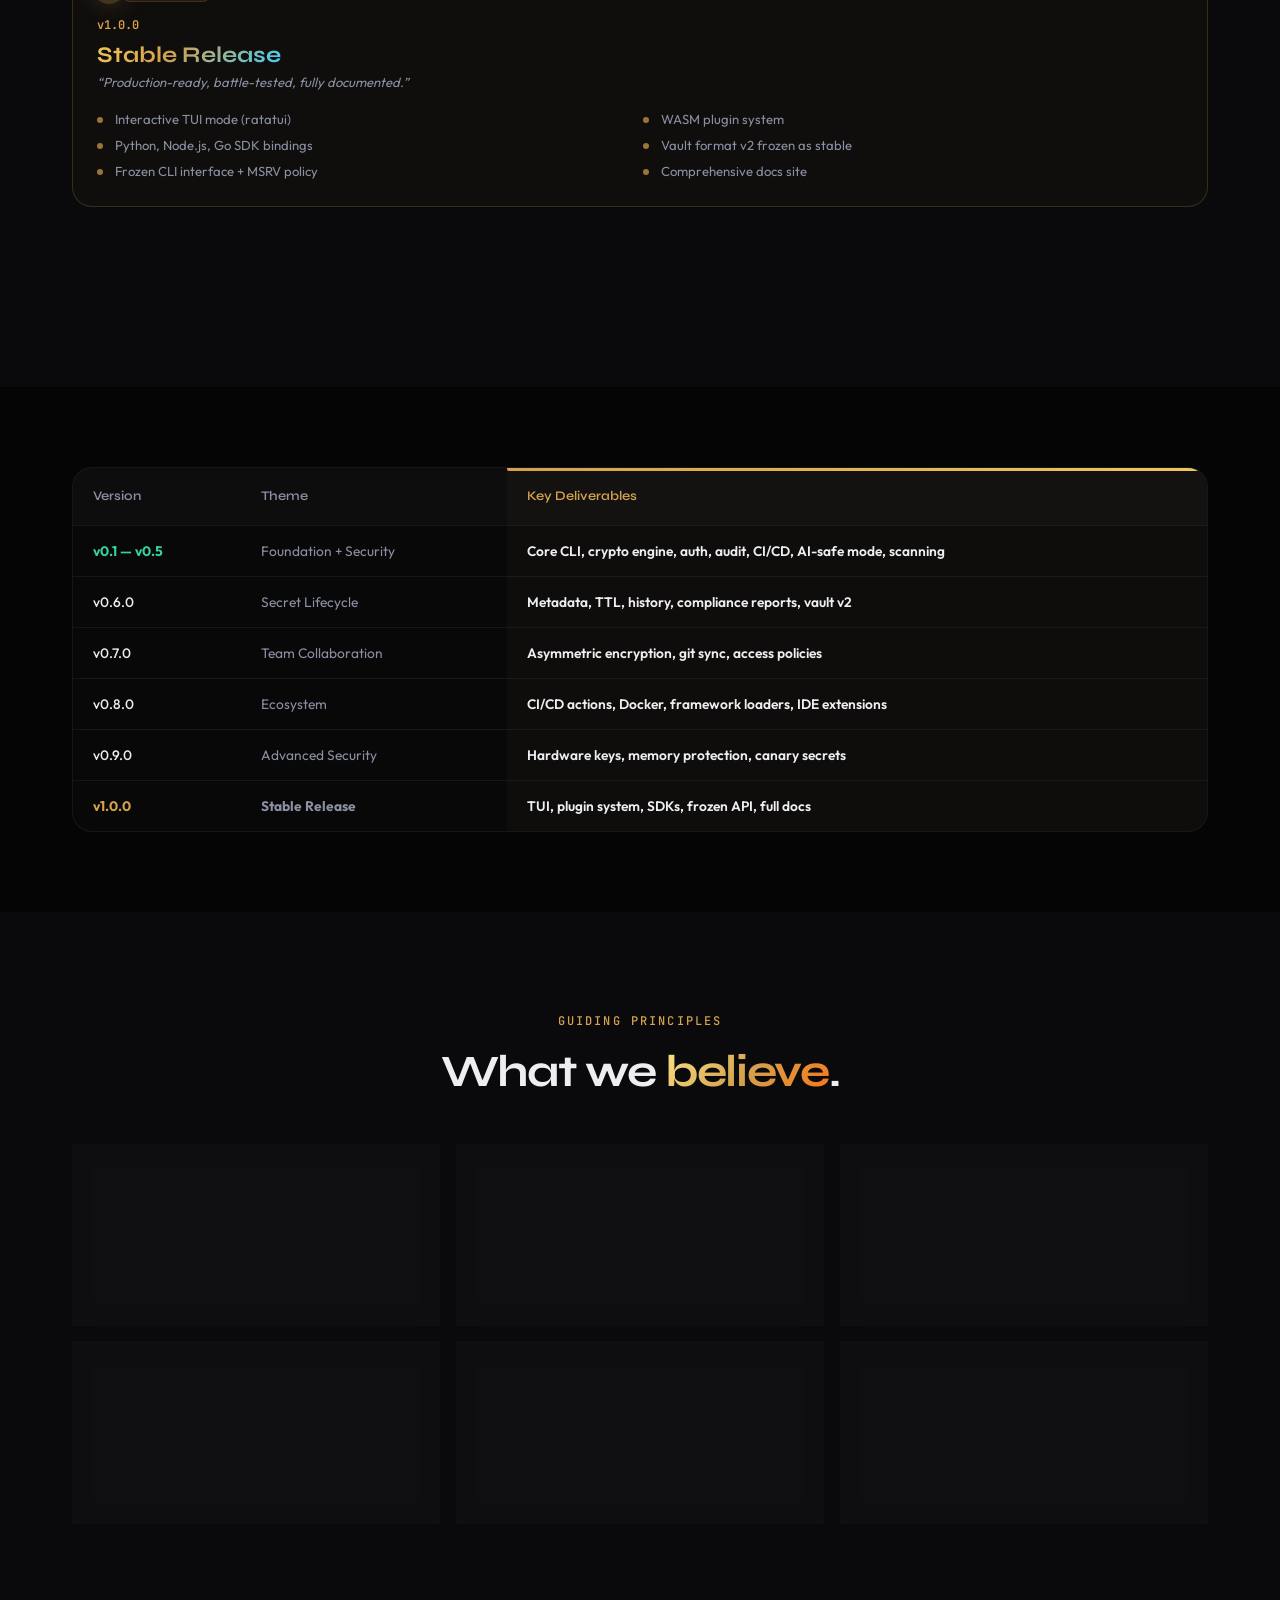
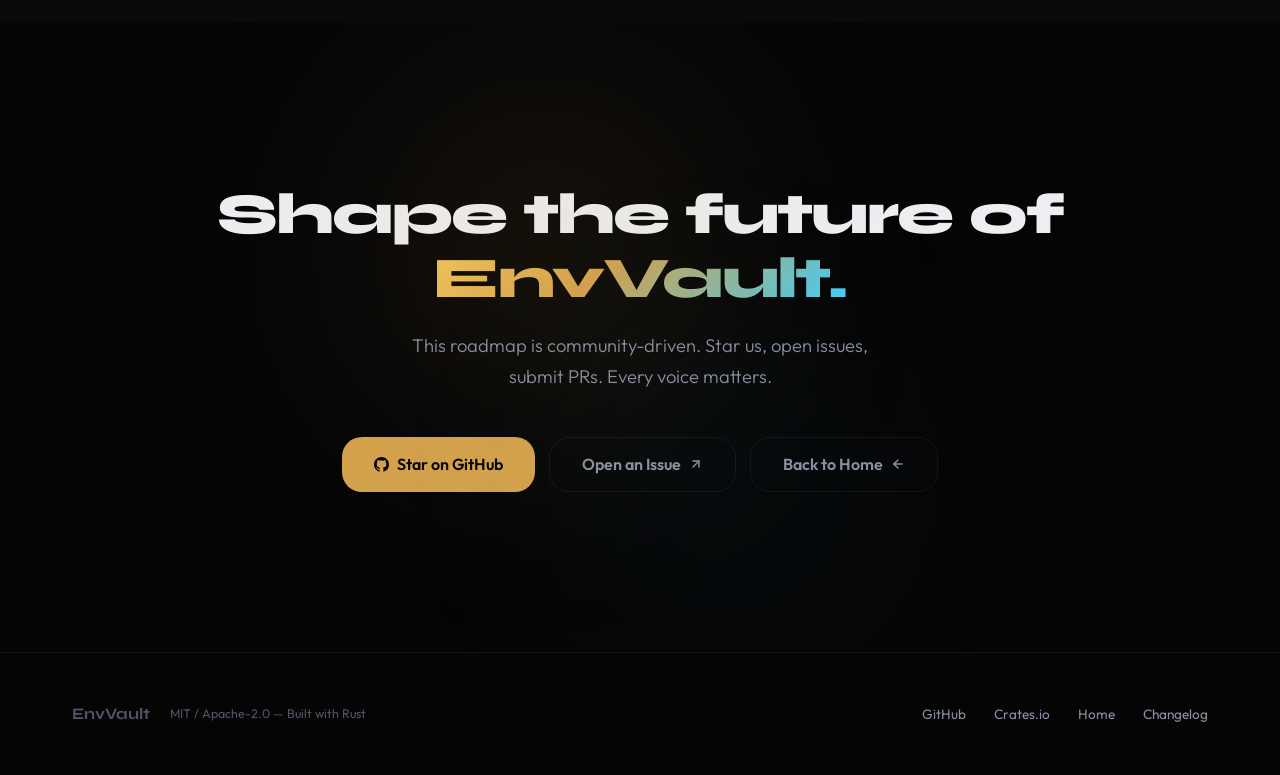
<file: website/roadmap.html>
<!DOCTYPE html>
<html lang="en">
<head>
  <meta charset="UTF-8">
  <meta name="viewport" content="width=device-width, initial-scale=1.0">
  <title>Roadmap — EnvVault</title>
  <meta name="description" content="EnvVault development roadmap from v0.5 to v1.0. Security hardening, team collaboration, ecosystem integration, and stable release.">
  <meta name="theme-color" content="#050506">
  <link rel="preconnect" href="https://fonts.googleapis.com">
  <link rel="preconnect" href="https://fonts.gstatic.com" crossorigin>
  <link href="https://fonts.googleapis.com/css2?family=JetBrains+Mono:wght@400;500;700&family=Outfit:wght@300;400;500;600;700&family=Syne:wght@400;500;600;700;800&display=swap" rel="stylesheet">
  <link rel="icon" href="data:image/svg+xml,<svg xmlns='http://www.w3.org/2000/svg' viewBox='0 0 32 32'><rect width='32' height='32' rx='6' fill='%23d4a24c'/><text x='16' y='22' text-anchor='middle' fill='%23050506' font-family='sans-serif' font-weight='900' font-size='14'>EV</text></svg>">
  <link rel="stylesheet" href="css/styles.css">
</head>
<body>

<div class="noise" aria-hidden="true"></div>

<!-- NAV -->
<nav class="nav">
  <div class="nav__in">
    <a href="index.html" class="nav__logo">
      <span class="nav__logo-mark">EV</span>
      EnvVault
    </a>
    <ul class="nav__links" id="nav-links">
      <li><a href="index.html#features">Features</a></li>
      <li><a href="index.html#how">How It Works</a></li>
      <li><a href="index.html#compare">Compare</a></li>
      <li><a href="index.html#install">Install</a></li>
      <li><a href="index.html#guide">Guide</a></li>
      <li><a href="roadmap.html" class="active">Roadmap</a></li>
      <li class="nav__mobile-only"><a href="https://github.com/whynaidu/envvault" target="_blank" rel="noopener">GitHub</a></li>
      <li class="nav__mobile-only"><a href="index.html#install" class="nav__mobile-cta">Get Started</a></li>
    </ul>
    <a href="https://github.com/whynaidu/envvault" class="nav__gh" target="_blank" rel="noopener">
      <svg width="15" height="15" viewBox="0 0 16 16" fill="currentColor"><path d="M8 0C3.58 0 0 3.58 0 8c0 3.54 2.29 6.53 5.47 7.59.4.07.55-.17.55-.38 0-.19-.01-.82-.01-1.49-2.01.37-2.53-.49-2.69-.94-.09-.23-.48-.94-.82-1.13-.28-.15-.68-.52-.01-.53.63-.01 1.08.58 1.23.82.72 1.21 1.87.87 2.33.66.07-.52.28-.87.51-1.07-1.78-.2-3.64-.89-3.64-3.95 0-.87.31-1.59.82-2.15-.08-.2-.36-1.02.08-2.12 0 0 .67-.21 2.2.82.64-.18 1.32-.27 2-.27.68 0 1.36.09 2 .27 1.53-1.04 2.2-.82 2.2-.82.44 1.1.16 1.92.08 2.12.51.56.82 1.27.82 2.15 0 3.07-1.87 3.75-3.65 3.95.29.25.54.73.54 1.48 0 1.07-.01 1.93-.01 2.2 0 .21.15.46.55.38A8.01 8.01 0 0016 8c0-4.42-3.58-8-8-8z"/></svg>
      GitHub
    </a>
    <a href="index.html#install" class="nav__cta">Get Started</a>
    <button class="nav__ham" id="nav-ham" aria-label="Menu" aria-expanded="false">
      <svg width="22" height="22" viewBox="0 0 24 24" fill="none" stroke="currentColor" stroke-width="2"><line x1="3" y1="6" x2="21" y2="6"/><line x1="3" y1="12" x2="21" y2="12"/><line x1="3" y1="18" x2="21" y2="18"/></svg>
    </button>
  </div>
</nav>

<!-- HERO -->
<section class="rm-hero">
  <div class="orbs" aria-hidden="true">
    <div class="orb orb--gold"></div>
    <div class="orb orb--cyan"></div>
  </div>
  <div class="wrap">
    <div class="hero__pill" data-reveal style="margin:0 auto 28px;width:fit-content">
      <span class="hero__pill-dot"></span>
      Living Document &mdash; March 2026
    </div>
    <h1 class="rm-hero__title" data-reveal="80">
      The road to <span class="gt">v1.0</span>
    </h1>
    <p class="rm-hero__sub" data-reveal="160">
      From solo developer tool to team-ready, plugin-extensible secrets platform &mdash; without ever requiring a server.
    </p>
  </div>
</section>

<!-- STATUS -->
<section class="rm-status">
  <div class="wrap">
    <div class="rm-status__grid">
      <div class="glass rm-stat" data-reveal>
        <div class="rm-stat__val" data-count="5" data-prefix="v0.">v0.0</div>
        <div class="rm-stat__label">Current Release</div>
      </div>
      <div class="glass rm-stat" data-reveal="80">
        <div class="rm-stat__val" data-count="21">0</div>
        <div class="rm-stat__label">CLI Commands</div>
      </div>
      <div class="glass rm-stat" data-reveal="160">
        <div class="rm-stat__val" data-count="217">0</div>
        <div class="rm-stat__label">Tests Passing</div>
      </div>
      <div class="glass rm-stat" data-reveal="240">
        <div class="rm-stat__val" data-count="5">0</div>
        <div class="rm-stat__label">Platform Targets</div>
      </div>
    </div>
  </div>
</section>

<!-- SHIPPED TIMELINE -->
<section class="rm-tl">
  <div class="wrap">
    <div class="label" data-reveal>Shipped</div>
    <h2 class="h2" data-reveal="80">Five phases <span class="gt--warm">complete</span>.</h2>

    <div class="rail" data-reveal="200">
      <div class="rail__track">
        <div class="rail__progress rail__progress--shipped"></div>
      </div>

      <div class="rail__card rail__card--done">
        <div class="rail__marker rail__marker--done">
          <svg width="14" height="14" viewBox="0 0 24 24" fill="none" stroke="#050506" stroke-width="3"><polyline points="20 6 9 17 4 12"/></svg>
        </div>
        <div class="rail__badge rail__badge--green">Shipped</div>
        <div class="rail__ver">v0.1.0</div>
        <h3 class="rail__title">Core CLI &amp; Encryption Engine</h3>
        <p class="rail__theme">The foundation &mdash; init, set, get, list, delete, run.</p>
        <ul class="rail__list">
          <li>AES-256-GCM per-secret encryption</li>
          <li>Argon2id key derivation (64 MB)</li>
          <li>HMAC-SHA256 vault integrity</li>
          <li>Binary vault format with versioning</li>
          <li>.envvault.toml configuration</li>
          <li>Auto-import .env on init</li>
        </ul>
      </div>

      <div class="rail__card rail__card--done">
        <div class="rail__marker rail__marker--done">
          <svg width="14" height="14" viewBox="0 0 24 24" fill="none" stroke="#050506" stroke-width="3"><polyline points="20 6 9 17 4 12"/></svg>
        </div>
        <div class="rail__badge rail__badge--green">Shipped</div>
        <div class="rail__ver">v0.2.0</div>
        <h3 class="rail__title">Authentication &amp; Key Management</h3>
        <p class="rail__theme">Three auth methods, import/export, key rotation.</p>
        <ul class="rail__list">
          <li>Keyfile two-factor authentication</li>
          <li>OS keyring integration</li>
          <li>rotate-key command</li>
          <li>Export to .env / JSON</li>
          <li>Import from .env / JSON</li>
          <li>Git pre-commit secret scanning</li>
        </ul>
      </div>

      <div class="rail__card rail__card--done">
        <div class="rail__marker rail__marker--done">
          <svg width="14" height="14" viewBox="0 0 24 24" fill="none" stroke="#050506" stroke-width="3"><polyline points="20 6 9 17 4 12"/></svg>
        </div>
        <div class="rail__badge rail__badge--green">Shipped</div>
        <div class="rail__ver">v0.3.0</div>
        <h3 class="rail__title">Secret Lifecycle, Audit &amp; Completions</h3>
        <p class="rail__theme">Diff, edit, environment management, audit log.</p>
        <ul class="rail__list">
          <li>diff &mdash; compare environments</li>
          <li>edit &mdash; $EDITOR integration</li>
          <li>env list / clone / delete</li>
          <li>SQLite audit log</li>
          <li>Shell completions (4 shells)</li>
          <li>Version check (feature flag)</li>
        </ul>
      </div>

      <div class="rail__card rail__card--done">
        <div class="rail__marker rail__marker--done">
          <svg width="14" height="14" viewBox="0 0 24 24" fill="none" stroke="#050506" stroke-width="3"><polyline points="20 6 9 17 4 12"/></svg>
        </div>
        <div class="rail__badge rail__badge--green">Shipped</div>
        <div class="rail__ver">v0.4.0</div>
        <h3 class="rail__title">CI/CD, Distribution &amp; Documentation</h3>
        <p class="rail__theme">Cross-platform builds, Homebrew, crates.io, full docs.</p>
        <ul class="rail__list">
          <li>GitHub Actions CI (3-OS matrix)</li>
          <li>Release workflow (5 targets)</li>
          <li>Homebrew formula</li>
          <li>curl installer + SHA256 verification</li>
          <li>crates.io publishing</li>
          <li>README &amp; CHANGELOG</li>
        </ul>
      </div>

      <div class="rail__card rail__card--current">
        <div class="rail__marker rail__marker--current">
          <svg width="14" height="14" viewBox="0 0 24 24" fill="none" stroke="#050506" stroke-width="3"><polyline points="20 6 9 17 4 12"/></svg>
        </div>
        <div class="rail__badge rail__badge--gold">Current</div>
        <div class="rail__ver">v0.5.0</div>
        <h3 class="rail__title">Security Hardening + DX Polish</h3>
        <p class="rail__theme">&ldquo;Make the secure path the easy path.&rdquo;</p>
        <ul class="rail__list rail__list--gold">
          <li>AI-Agent Safe Mode (--redact-output, --allowed-commands)</li>
          <li>Process isolation (prctl, ptrace)</li>
          <li>Secret scanning + Gitleaks rules</li>
          <li>Clipboard copy with auto-clear</li>
          <li>search, --dry-run, --skip-existing</li>
          <li>Global config, audit hardening</li>
        </ul>
      </div>
    </div>
  </div>
</section>

<!-- FUTURE ROADMAP -->
<section class="rm-tl rm-tl--dark">
  <div class="wrap" style="padding-top:80px;padding-bottom:100px">
    <div class="label" data-reveal>What's Next</div>
    <h2 class="h2" data-reveal="80">Five phases to <span class="gt">v1.0</span></h2>
    <p class="subtitle" data-reveal="160">Priorities shift with community feedback. Contributions welcome.</p>

    <div class="rail rail--future" data-reveal="200">
      <div class="rail__track">
        <div class="rail__progress rail__progress--future"></div>
      </div>

      <!-- v0.6 -->
      <div class="rail__card rail__card--next">
        <div class="rail__marker rail__marker--next">
          <div class="rail__pulse"></div>
        </div>
        <div class="rail__badge rail__badge--cyan">Up Next</div>
        <div class="rail__ver">v0.6.0</div>
        <h3 class="rail__title">Secret Lifecycle + Metadata</h3>
        <p class="rail__theme">&ldquo;Secrets expire, rotate, and carry context.&rdquo;</p>
        <ul class="rail__list">
          <li>Secret descriptions and tags</li>
          <li>Vault format v2 + migration</li>
          <li>Secret expiration (TTL)</li>
          <li>Secret history &mdash; single-level undo</li>
          <li>Compliance reports (JSON/PDF)</li>
          <li>Tamper-evident audit (HMAC chain)</li>
        </ul>
      </div>

      <!-- v0.7 -->
      <div class="rail__card rail__card--planned">
        <div class="rail__marker rail__marker--planned"></div>
        <div class="rail__badge rail__badge--dim">Planned</div>
        <div class="rail__ver">v0.7.0</div>
        <h3 class="rail__title">Team Collaboration</h3>
        <p class="rail__theme">&ldquo;From solo tool to team-ready secrets.&rdquo;</p>
        <ul class="rail__list">
          <li>X25519 asymmetric encryption</li>
          <li>Identity management (init, add)</li>
          <li>Git-based sync with smart merge</li>
          <li>Per-environment access policies</li>
          <li>Cryptographic access control</li>
          <li>Team onboarding/offboarding</li>
        </ul>
      </div>

      <!-- v0.8 -->
      <div class="rail__card rail__card--planned">
        <div class="rail__marker rail__marker--planned"></div>
        <div class="rail__badge rail__badge--dim">Planned</div>
        <div class="rail__ver">v0.8.0</div>
        <h3 class="rail__title">Ecosystem Integration</h3>
        <p class="rail__theme">&ldquo;Meet developers where they are.&rdquo;</p>
        <ul class="rail__list">
          <li>GitHub Actions + GitLab CI</li>
          <li>Docker &amp; Kubernetes Secrets</li>
          <li>Import from SOPS, dotenvx, 1Password</li>
          <li>Watch mode + framework loaders</li>
          <li>VS Code extension</li>
          <li>JetBrains plugin</li>
        </ul>
      </div>

      <!-- v0.9 -->
      <div class="rail__card rail__card--planned">
        <div class="rail__marker rail__marker--planned"></div>
        <div class="rail__badge rail__badge--dim">Planned</div>
        <div class="rail__ver">v0.9.0</div>
        <h3 class="rail__title">Advanced Security</h3>
        <p class="rail__theme">&ldquo;Defense in depth for high-security.&rdquo;</p>
        <ul class="rail__list">
          <li>YubiKey / FIDO2 hardware keys</li>
          <li>TPM binding (machine-locked vaults)</li>
          <li>Memory protection (mlock, guard)</li>
          <li>Canary secrets (honeypot detection)</li>
          <li>Encrypted audit log</li>
          <li>ChaCha20-Poly1305 cipher option</li>
        </ul>
      </div>

      <!-- v1.0 -->
      <div class="rail__card rail__card--v1">
        <div class="rail__marker rail__marker--v1">
          <svg width="14" height="14" viewBox="0 0 24 24" fill="none" stroke="#050506" stroke-width="2.5"><polygon points="12 2 15.09 8.26 22 9.27 17 14.14 18.18 21.02 12 17.77 5.82 21.02 7 14.14 2 9.27 8.91 8.26 12 2"/></svg>
        </div>
        <div class="rail__badge rail__badge--gold">Milestone</div>
        <div class="rail__ver">v1.0.0</div>
        <h3 class="rail__title"><span class="gt">Stable Release</span></h3>
        <p class="rail__theme">&ldquo;Production-ready, battle-tested, fully documented.&rdquo;</p>
        <ul class="rail__list rail__list--gold">
          <li>Interactive TUI mode (ratatui)</li>
          <li>WASM plugin system</li>
          <li>Python, Node.js, Go SDK bindings</li>
          <li>Vault format v2 frozen as stable</li>
          <li>Frozen CLI interface + MSRV policy</li>
          <li>Comprehensive docs site</li>
        </ul>
      </div>
    </div>
  </div>
</section>

<!-- SUMMARY TABLE -->
<section class="compare" style="padding:80px 0">
  <div class="wrap">
    <div class="table-wrap" data-reveal>
      <table style="min-width:600px">
        <thead><tr><th>Version</th><th>Theme</th><th>Key Deliverables</th></tr></thead>
        <tbody>
          <tr>
            <td style="color:var(--green);font-weight:700">v0.1 &mdash; v0.5</td>
            <td>Foundation + Security</td>
            <td>Core CLI, crypto engine, auth, audit, CI/CD, AI-safe mode, scanning</td>
          </tr>
          <tr><td>v0.6.0</td><td>Secret Lifecycle</td><td>Metadata, TTL, history, compliance reports, vault v2</td></tr>
          <tr><td>v0.7.0</td><td>Team Collaboration</td><td>Asymmetric encryption, git sync, access policies</td></tr>
          <tr><td>v0.8.0</td><td>Ecosystem</td><td>CI/CD actions, Docker, framework loaders, IDE extensions</td></tr>
          <tr><td>v0.9.0</td><td>Advanced Security</td><td>Hardware keys, memory protection, canary secrets</td></tr>
          <tr>
            <td style="color:var(--gold);font-weight:700">v1.0.0</td>
            <td><strong>Stable Release</strong></td>
            <td>TUI, plugin system, SDKs, frozen API, full docs</td>
          </tr>
        </tbody>
      </table>
    </div>
  </div>
</section>

<!-- PRINCIPLES -->
<section class="principles">
  <div class="wrap">
    <div style="text-align:center">
      <div class="label" data-reveal>Guiding Principles</div>
      <h2 class="h2" data-reveal="80">What we <span class="gt--warm">believe</span>.</h2>
    </div>

    <div class="principles__grid">
      <div class="glass principle" data-reveal>
        <div class="principle__num">01</div>
        <div class="principle__title">Local-first, always</div>
        <div class="principle__desc">Cloud features are opt-in layers. EnvVault works fully offline, forever. No exceptions.</div>
      </div>
      <div class="glass principle" data-reveal="100">
        <div class="principle__num">02</div>
        <div class="principle__title">Zero infrastructure</div>
        <div class="principle__desc">No server, no database, no Docker, no cloud account. <code style="color:var(--cyan)">cargo install</code> and go.</div>
      </div>
      <div class="glass principle" data-reveal="200">
        <div class="principle__num">03</div>
        <div class="principle__title">Secure = easy</div>
        <div class="principle__desc">The secure path must be the easy path. If devs choose .env because it's easier, we've failed.</div>
      </div>
      <div class="glass principle" data-reveal>
        <div class="principle__num">04</div>
        <div class="principle__title">Beginner-friendly</div>
        <div class="principle__desc">Clear errors, helpful tips, rich output. Productive in 5 minutes with zero security background.</div>
      </div>
      <div class="glass principle" data-reveal="100">
        <div class="principle__num">05</div>
        <div class="principle__title">No vendor lock-in</div>
        <div class="principle__desc">Export to any format. Import from any tool. The vault format is documented and open.</div>
      </div>
      <div class="glass principle" data-reveal="200">
        <div class="principle__num">06</div>
        <div class="principle__title">Cryptographic access</div>
        <div class="principle__desc">Permissions enforced by encryption. No key = no access. No server needed to enforce.</div>
      </div>
    </div>
  </div>
</section>

<!-- CTA -->
<section class="cta">
  <div class="orbs" aria-hidden="true">
    <div class="orb orb--gold" style="width:450px;height:450px;top:0;left:25%"></div>
    <div class="orb orb--cyan" style="width:350px;height:350px;bottom:0;right:30%"></div>
  </div>
  <div class="wrap">
    <h2 class="cta__h2" data-reveal>
      Shape the future of<br><span class="gt">EnvVault.</span>
    </h2>
    <p class="cta__sub" data-reveal="100">
      This roadmap is community-driven. Star us, open issues, submit PRs. Every voice matters.
    </p>
    <div class="cta__actions" data-reveal="200">
      <a href="https://github.com/whynaidu/envvault" class="btn btn--gold btn--lg" target="_blank" rel="noopener">
        <svg width="15" height="15" viewBox="0 0 16 16" fill="currentColor"><path d="M8 0C3.58 0 0 3.58 0 8c0 3.54 2.29 6.53 5.47 7.59.4.07.55-.17.55-.38 0-.19-.01-.82-.01-1.49-2.01.37-2.53-.49-2.69-.94-.09-.23-.48-.94-.82-1.13-.28-.15-.68-.52-.01-.53.63-.01 1.08.58 1.23.82.72 1.21 1.87.87 2.33.66.07-.52.28-.87.51-1.07-1.78-.2-3.64-.89-3.64-3.95 0-.87.31-1.59.82-2.15-.08-.2-.36-1.02.08-2.12 0 0 .67-.21 2.2.82.64-.18 1.32-.27 2-.27.68 0 1.36.09 2 .27 1.53-1.04 2.2-.82 2.2-.82.44 1.1.16 1.92.08 2.12.51.56.82 1.27.82 2.15 0 3.07-1.87 3.75-3.65 3.95.29.25.54.73.54 1.48 0 1.07-.01 1.93-.01 2.2 0 .21.15.46.55.38A8.01 8.01 0 0016 8c0-4.42-3.58-8-8-8z"/></svg>
        Star on GitHub
      </a>
      <a href="https://github.com/whynaidu/envvault/issues" class="btn btn--outline btn--lg" target="_blank" rel="noopener">
        Open an Issue
        <svg width="14" height="14" viewBox="0 0 24 24" fill="none" stroke="currentColor" stroke-width="2.5" stroke-linecap="round"><line x1="7" y1="17" x2="17" y2="7"/><polyline points="7 7 17 7 17 17"/></svg>
      </a>
      <a href="index.html" class="btn btn--outline btn--lg">
        Back to Home
        <svg width="14" height="14" viewBox="0 0 24 24" fill="none" stroke="currentColor" stroke-width="2.5" stroke-linecap="round"><line x1="19" y1="12" x2="5" y2="12"/><polyline points="12 19 5 12 12 5"/></svg>
      </a>
    </div>
  </div>
</section>

<!-- FOOTER -->
<footer class="footer">
  <div class="wrap footer__in">
    <div class="footer__l">
      <span class="footer__brand">EnvVault</span>
      <span class="footer__copy">MIT / Apache-2.0 &mdash; Built with Rust</span>
    </div>
    <ul class="footer__links">
      <li><a href="https://github.com/whynaidu/envvault" target="_blank" rel="noopener">GitHub</a></li>
      <li><a href="https://crates.io/crates/envvault-cli" target="_blank" rel="noopener">Crates.io</a></li>
      <li><a href="index.html">Home</a></li>
      <li><a href="https://github.com/whynaidu/envvault/blob/main/CHANGELOG.md" target="_blank" rel="noopener">Changelog</a></li>
    </ul>
  </div>
</footer>

<script src="js/main.js"></script>
</body>
</html>
</file>
<file: website/css/styles.css>
/* ============================================
   EnvVault — Cipher Noir v2
   Premium dark theme with gradient mesh,
   glass morphism, bento grid, dramatic type
   ============================================ */

*, *::before, *::after { margin: 0; padding: 0; box-sizing: border-box; }

:root {
  --bg: #050506;
  --bg-s: #0a0a0c;
  --bg-card: rgba(255,255,255,0.025);
  --bg-card-hover: rgba(255,255,255,0.045);
  --bg-glass: rgba(12,12,15,0.7);

  --text: #edeef1;
  --text-2: #8b8fa2;
  --text-3: #52556a;

  --gold: #d4a24c;
  --gold-l: #f0c75e;
  --gold-d: #a07828;
  --cyan: #3ecfff;
  --green: #34d399;
  --red: #f87171;
  --violet: #a78bfa;

  --border: rgba(255,255,255,0.06);
  --border-l: rgba(255,255,255,0.1);

  --r-sm: 8px;
  --r-md: 12px;
  --r-lg: 20px;
  --r-xl: 28px;

  --font-d: 'Syne', system-ui, sans-serif;
  --font-b: 'Outfit', system-ui, sans-serif;
  --font-m: 'JetBrains Mono', ui-monospace, monospace;

  --ease: cubic-bezier(0.16, 1, 0.3, 1);
}

html { scroll-behavior: smooth; }

body {
  font-family: var(--font-b);
  color: var(--text);
  background: var(--bg);
  -webkit-font-smoothing: antialiased;
  overflow-x: hidden;
  line-height: 1.6;
}

a { color: inherit; text-decoration: none; }
button { font-family: inherit; }
code { font-family: var(--font-m); }

.wrap { max-width: 1200px; margin: 0 auto; padding: 0 32px; }
.wrap--sm { max-width: 960px; }
.wrap--lg { max-width: 1400px; }

/* --- Reveal --- */
[data-reveal] {
  opacity: 0;
  transform: translateY(32px);
  transition: opacity 0.8s var(--ease), transform 0.8s var(--ease);
}
[data-reveal].in {
  opacity: 1;
  transform: none;
}

/* --- Gradient Text --- */
.gt {
  background: linear-gradient(135deg, var(--gold-l) 0%, var(--gold) 40%, var(--cyan) 100%);
  -webkit-background-clip: text;
  -webkit-text-fill-color: transparent;
  background-clip: text;
}
.gt--warm {
  background: linear-gradient(135deg, #fde68a 0%, var(--gold) 50%, #f97316 100%);
  -webkit-background-clip: text;
  -webkit-text-fill-color: transparent;
  background-clip: text;
}

/* --- Glass Card --- */
.glass {
  position: relative;
  background: var(--bg-card);
  backdrop-filter: blur(12px);
  -webkit-backdrop-filter: blur(12px);
  border-radius: var(--r-lg);
  border: 1px solid var(--border);
  transition: background 0.4s, border-color 0.4s, transform 0.4s var(--ease), box-shadow 0.4s;
}
.glass:hover {
  background: var(--bg-card-hover);
  border-color: var(--border-l);
  transform: translateY(-4px);
  box-shadow: 0 24px 48px rgba(0,0,0,0.4), 0 0 0 1px rgba(255,255,255,0.04);
}

/* Gradient border glow on hover */
.glass--glow { overflow: hidden; }
.glass--glow::after {
  content: '';
  position: absolute;
  top: -1px; left: -1px; right: -1px; bottom: -1px;
  border-radius: var(--r-lg);
  background: linear-gradient(135deg, rgba(212,162,76,0.25), transparent 50%, rgba(62,207,255,0.15));
  opacity: 0;
  transition: opacity 0.4s;
  z-index: -1;
}
.glass--glow:hover::after { opacity: 1; }

/* --- Noise --- */
.noise {
  position: fixed; inset: 0;
  pointer-events: none;
  z-index: 9999;
  opacity: 0.018;
  background: url("data:image/svg+xml,%3Csvg viewBox='0 0 256 256' xmlns='http://www.w3.org/2000/svg'%3E%3Cfilter id='n'%3E%3CfeTurbulence type='fractalNoise' baseFrequency='0.85' numOctaves='4' stitchTiles='stitch'/%3E%3C/filter%3E%3Crect width='100%25' height='100%25' filter='url(%23n)'/%3E%3C/svg%3E");
  background-size: 200px;
}

/* --- Animated Orbs --- */
.orbs { position: absolute; inset: 0; overflow: hidden; pointer-events: none; }
.orb {
  position: absolute;
  border-radius: 50%;
  filter: blur(120px);
  will-change: transform;
}
.orb--gold {
  width: 600px; height: 600px;
  background: radial-gradient(circle, rgba(212,162,76,0.2), transparent 70%);
  top: -20%; left: -5%;
  animation: orb1 20s ease-in-out infinite;
}
.orb--cyan {
  width: 500px; height: 500px;
  background: radial-gradient(circle, rgba(62,207,255,0.1), transparent 70%);
  bottom: -15%; right: -5%;
  animation: orb2 25s ease-in-out infinite;
}
.orb--violet {
  width: 350px; height: 350px;
  background: radial-gradient(circle, rgba(167,139,250,0.08), transparent 70%);
  top: 40%; right: 20%;
  animation: orb3 18s ease-in-out infinite;
}
@keyframes orb1 {
  0%, 100% { transform: translate(0, 0) scale(1); }
  33% { transform: translate(80px, 40px) scale(1.1); }
  66% { transform: translate(-40px, 80px) scale(0.95); }
}
@keyframes orb2 {
  0%, 100% { transform: translate(0, 0) scale(1); }
  33% { transform: translate(-60px, -30px) scale(1.05); }
  66% { transform: translate(50px, -60px) scale(0.9); }
}
@keyframes orb3 {
  0%, 100% { transform: translate(0, 0); }
  50% { transform: translate(-40px, 30px); }
}

/* ============================================
   NAVIGATION
   ============================================ */
.nav {
  position: fixed; top: 0; left: 0; right: 0;
  z-index: 100;
  padding: 0 32px;
  transition: all 0.4s;
}
.nav::before {
  content: '';
  position: absolute; inset: 0;
  background: rgba(5,5,6,0.6);
  backdrop-filter: blur(20px);
  -webkit-backdrop-filter: blur(20px);
  border-bottom: 1px solid transparent;
  transition: border-color 0.4s, background 0.4s;
}
.nav.scrolled::before {
  background: rgba(5,5,6,0.9);
  border-bottom-color: var(--border);
}

.nav__in {
  position: relative;
  max-width: 1200px;
  margin: 0 auto;
  display: flex;
  align-items: center;
  height: 72px;
}

.nav__logo {
  display: flex; align-items: center; gap: 10px;
  font-family: var(--font-d);
  font-weight: 700;
  font-size: 1.15rem;
  color: var(--text);
  z-index: 2;
}
.nav__logo-mark {
  width: 30px; height: 30px;
  background: var(--gold);
  border-radius: 8px;
  display: flex; align-items: center; justify-content: center;
  font-family: var(--font-d);
  font-weight: 900;
  font-size: 0.7rem;
  color: #050506;
  letter-spacing: -0.03em;
}

.nav__links {
  display: flex; align-items: center; gap: 36px;
  list-style: none;
  margin-left: auto;
  margin-right: 24px;
}
.nav__links a {
  font-size: 0.85rem;
  font-weight: 500;
  color: var(--text-2);
  transition: color 0.2s;
  position: relative;
}
.nav__links a:hover { color: var(--text); }
.nav__links a.active { color: var(--gold); }

.nav__cta {
  display: inline-flex; align-items: center; gap: 8px;
  padding: 8px 18px;
  background: var(--gold);
  color: #050506;
  font-weight: 600;
  font-size: 0.85rem;
  border-radius: 8px;
  transition: all 0.25s var(--ease);
}
.nav__cta:hover {
  background: var(--gold-l);
  transform: translateY(-1px);
  box-shadow: 0 8px 20px rgba(212,162,76,0.3);
}

.nav__gh {
  display: inline-flex; align-items: center; gap: 6px;
  padding: 8px 14px;
  color: var(--text-2);
  border: 1px solid var(--border);
  border-radius: 8px;
  font-size: 0.85rem;
  font-weight: 500;
  margin-right: 10px;
  transition: all 0.2s;
}
.nav__gh:hover { color: var(--text); border-color: var(--border-l); }

.nav__ham {
  display: none;
  background: none; border: none;
  color: var(--text); cursor: pointer;
  padding: 8px; z-index: 2;
  margin-left: auto;
}

/* Mobile-only nav items (GitHub + CTA) hidden on desktop */
.nav__mobile-only { display: none; }
.nav__mobile-cta {
  display: inline-flex;
  align-items: center;
  justify-content: center;
  padding: 12px 20px;
  background: var(--gold);
  color: #050506 !important;
  font-weight: 600;
  font-size: 0.9rem;
  border-radius: var(--r-md);
  margin-top: 8px;
  transition: background 0.2s;
  -webkit-text-fill-color: #050506;
}
.nav__mobile-cta:hover { background: var(--gold-l); }

/* ============================================
   HERO
   ============================================ */
.hero {
  position: relative;
  min-height: 100vh;
  display: flex;
  flex-direction: column;
  justify-content: center;
  padding: 140px 0 100px;
}

.hero__layout {
  display: grid;
  grid-template-columns: 1.1fr 1fr;
  gap: 80px;
  align-items: center;
}

.hero__pill {
  display: inline-flex;
  align-items: center;
  gap: 8px;
  padding: 6px 16px 6px 8px;
  background: rgba(212,162,76,0.08);
  border: 1px solid rgba(212,162,76,0.15);
  border-radius: 100px;
  font-size: 0.8rem;
  font-weight: 600;
  color: var(--gold);
  margin-bottom: 28px;
  width: fit-content;
}
.hero__pill-dot {
  width: 8px; height: 8px;
  border-radius: 50%;
  background: var(--green);
  animation: dot-pulse 2s ease-in-out infinite;
}
@keyframes dot-pulse {
  0%, 100% { opacity: 1; transform: scale(1); }
  50% { opacity: 0.5; transform: scale(0.8); }
}

.hero__h1 {
  font-family: var(--font-d);
  font-weight: 800;
  font-size: clamp(3.2rem, 5.5vw, 4.8rem);
  line-height: 1.05;
  letter-spacing: -0.04em;
  margin-bottom: 24px;
}

.hero__sub {
  font-size: 1.2rem;
  color: var(--text-2);
  line-height: 1.7;
  max-width: 480px;
  font-weight: 300;
  margin-bottom: 40px;
}
.hero__sub strong {
  color: var(--text);
  font-weight: 500;
}

.hero__actions {
  display: flex;
  gap: 14px;
  flex-wrap: wrap;
}

.btn {
  display: inline-flex; align-items: center; gap: 8px;
  padding: 12px 24px;
  border-radius: var(--r-md);
  font-weight: 600;
  font-size: 0.9rem;
  cursor: pointer;
  border: none;
  transition: all 0.3s var(--ease);
  white-space: nowrap;
}
.btn--gold {
  background: var(--gold);
  color: #050506;
  box-shadow: 0 0 0 0 rgba(212,162,76,0);
}
.btn--gold:hover {
  background: var(--gold-l);
  transform: translateY(-2px);
  box-shadow: 0 12px 32px rgba(212,162,76,0.3);
}
.btn--outline {
  background: transparent;
  color: var(--text-2);
  border: 1px solid var(--border);
}
.btn--outline:hover {
  color: var(--text);
  border-color: var(--border-l);
  transform: translateY(-2px);
}
.btn--lg { padding: 14px 32px; font-size: 1rem; border-radius: var(--r-lg); }

.hero__visual {
  position: relative;
  perspective: 1000px;
}

/* Terminal */
.term {
  position: relative;
  width: 100%;
  background: #0a0b0e;
  border: 1px solid rgba(255,255,255,0.08);
  border-radius: var(--r-lg);
  overflow: hidden;
  transform: rotateY(-2deg) rotateX(1deg);
  transition: transform 0.6s var(--ease);
  box-shadow:
    0 0 0 1px rgba(255,255,255,0.03),
    0 4px 8px rgba(0,0,0,0.2),
    0 12px 24px rgba(0,0,0,0.3),
    0 32px 64px rgba(0,0,0,0.4),
    inset 0 1px 0 rgba(255,255,255,0.04);
}
.term:hover { transform: rotateY(0) rotateX(0); }

.term__bar {
  display: flex; align-items: center; gap: 8px;
  padding: 14px 18px;
  background: rgba(255,255,255,0.03);
  border-bottom: 1px solid rgba(255,255,255,0.05);
}
.term__dots { display: flex; gap: 7px; }
.term__dot { width: 11px; height: 11px; border-radius: 50%; }
.term__dot--r { background: #ff5f57; }
.term__dot--y { background: #febc2e; }
.term__dot--g { background: #28c840; }
.term__title {
  margin-left: auto;
  font-family: var(--font-m);
  font-size: 0.72rem;
  color: var(--text-3);
}

.term__body {
  padding: 22px 22px 26px;
  font-family: var(--font-m);
  font-size: 0.82rem;
  line-height: 1.85;
  min-height: 300px;
}

.t-prompt { color: var(--gold); }
.t-cmd { color: var(--text); }
.t-out { color: var(--text-2); }
.t-ok { color: var(--green); }
.t-info { color: var(--cyan); }
.t-dim { color: var(--text-3); }
.t-cursor {
  display: inline-block;
  width: 9px; height: 18px;
  background: var(--gold);
  vertical-align: text-bottom;
  animation: blink 1s step-end infinite;
}
@keyframes blink { 0%,100%{opacity:1} 50%{opacity:0} }

/* Glow behind terminal */
.hero__term-glow {
  position: absolute;
  width: 70%; height: 70%;
  top: 15%; left: 15%;
  border-radius: 50%;
  background: radial-gradient(circle, rgba(212,162,76,0.12) 0%, transparent 70%);
  filter: blur(60px);
  animation: term-glow 4s ease-in-out infinite;
  z-index: -1;
}
@keyframes term-glow {
  0%,100% { opacity: 0.6; transform: scale(1); }
  50% { opacity: 1; transform: scale(1.1); }
}

/* ============================================
   MARQUEE
   ============================================ */
.marquee {
  padding: 40px 0;
  border-top: 1px solid var(--border);
  border-bottom: 1px solid var(--border);
  overflow: hidden;
  background: rgba(255,255,255,0.01);
}
.marquee__track {
  display: flex;
  animation: marquee 40s linear infinite;
  width: max-content;
}
.marquee__item {
  flex-shrink: 0;
  display: flex;
  align-items: center;
  gap: 10px;
  padding: 0 40px;
  font-family: var(--font-m);
  font-size: 0.8rem;
  font-weight: 500;
  color: var(--text-3);
  white-space: nowrap;
}
.marquee__item .dot {
  width: 4px; height: 4px;
  border-radius: 50%;
  background: var(--gold-d);
}
@keyframes marquee {
  0% { transform: translateX(0); }
  100% { transform: translateX(-50%); }
}

/* ============================================
   PROBLEM / STATS
   ============================================ */
.problem {
  padding: 140px 0;
  position: relative;
}
.problem__head {
  text-align: center;
  margin-bottom: 72px;
}

.label {
  font-family: var(--font-m);
  font-size: 0.75rem;
  text-transform: uppercase;
  letter-spacing: 0.18em;
  color: var(--gold);
  font-weight: 500;
  margin-bottom: 16px;
}

.h2 {
  font-family: var(--font-d);
  font-weight: 700;
  font-size: clamp(2rem, 3.5vw, 3rem);
  line-height: 1.1;
  letter-spacing: -0.03em;
}

.subtitle {
  font-size: 1.1rem;
  color: var(--text-2);
  margin-top: 16px;
  font-weight: 300;
  max-width: 560px;
}
.subtitle--center { margin-left: auto; margin-right: auto; }

.problem__stats {
  display: grid;
  grid-template-columns: repeat(3, 1fr);
  gap: 24px;
}

.stat-card {
  padding: 48px 36px;
  text-align: center;
  position: relative;
}

.stat-card__num {
  font-family: var(--font-d);
  font-weight: 800;
  font-size: 3.5rem;
  letter-spacing: -0.03em;
  line-height: 1;
  margin-bottom: 12px;
}
.stat-card__num--danger { color: var(--red); }
.stat-card__num--warn { color: #fb923c; }

.stat-card__text {
  font-size: 0.92rem;
  color: var(--text-2);
  line-height: 1.6;
}
.stat-card__src {
  display: block;
  font-size: 0.72rem;
  color: var(--text-3);
  margin-top: 10px;
  font-style: italic;
}

/* ============================================
   BEFORE / AFTER TRANSFORM
   ============================================ */
.transform {
  padding: 140px 0;
  background: var(--bg-s);
  position: relative;
  overflow: hidden;
}

.transform__head {
  margin-bottom: 64px;
}

.transform__grid {
  display: grid;
  grid-template-columns: 1fr 60px 1fr;
  gap: 0;
  align-items: stretch;
}

.code-panel {
  border-radius: var(--r-lg);
  overflow: hidden;
  border: 1px solid var(--border);
  background: #08090b;
}
.code-panel__top {
  display: flex;
  align-items: center;
  justify-content: space-between;
  padding: 14px 20px;
  background: rgba(255,255,255,0.02);
  border-bottom: 1px solid var(--border);
}
.code-panel__name {
  font-family: var(--font-m);
  font-size: 0.78rem;
  color: var(--text-2);
}
.code-panel__tag {
  font-size: 0.68rem;
  font-weight: 700;
  padding: 3px 10px;
  border-radius: 6px;
  text-transform: uppercase;
  letter-spacing: 0.05em;
}
.code-panel__tag--danger {
  background: rgba(248,113,113,0.1);
  color: var(--red);
  border: 1px solid rgba(248,113,113,0.15);
}
.code-panel__tag--safe {
  background: rgba(52,211,153,0.1);
  color: var(--green);
  border: 1px solid rgba(52,211,153,0.15);
}

.code-panel__body {
  padding: 24px;
  font-family: var(--font-m);
  font-size: 0.82rem;
  line-height: 2;
}
.code-panel__body .ck { color: var(--cyan); }
.code-panel__body .cv { color: var(--text-2); }
.code-panel__body .ce { color: var(--green); }
.code-panel__body .ceq { color: var(--text-3); }

.transform__arrow {
  display: flex;
  align-items: center;
  justify-content: center;
  color: var(--gold);
}
.transform__arrow svg {
  filter: drop-shadow(0 0 8px rgba(212,162,76,0.3));
}

/* ============================================
   BENTO FEATURES
   ============================================ */
.features {
  padding: 140px 0;
  position: relative;
}

.features__head {
  margin-bottom: 64px;
}

.bento {
  display: grid;
  grid-template-columns: repeat(3, 1fr);
  grid-auto-rows: minmax(180px, auto);
  gap: 16px;
}

.bento__item { padding: 36px; position: relative; z-index: 1; }
.bento__item--tall { grid-row: span 2; }
.bento__item--wide { grid-column: span 2; }

.bento__icon {
  width: 48px; height: 48px;
  border-radius: 12px;
  background: rgba(212,162,76,0.07);
  border: 1px solid rgba(212,162,76,0.1);
  display: flex; align-items: center; justify-content: center;
  color: var(--gold);
  margin-bottom: 24px;
  transition: background 0.3s, border-color 0.3s;
}
.glass:hover .bento__icon {
  background: rgba(212,162,76,0.12);
  border-color: rgba(212,162,76,0.2);
}

.bento__title {
  font-family: var(--font-d);
  font-weight: 700;
  font-size: 1.15rem;
  margin-bottom: 10px;
}

.bento__desc {
  font-size: 0.88rem;
  color: var(--text-2);
  line-height: 1.65;
}

/* Featured card has visual code block inside */
.bento__code {
  margin-top: 20px;
  background: rgba(0,0,0,0.3);
  border: 1px solid var(--border);
  border-radius: var(--r-md);
  padding: 16px;
  font-family: var(--font-m);
  font-size: 0.78rem;
  line-height: 1.8;
  color: var(--text-2);
  overflow: hidden;
}

/* ============================================
   HOW IT WORKS
   ============================================ */
.how {
  padding: 140px 0;
  background: var(--bg-s);
  position: relative;
}

.how__grid {
  display: grid;
  grid-template-columns: repeat(4, 1fr);
  gap: 24px;
  margin-top: 72px;
  position: relative;
}

/* Connecting line behind circles */
.how__grid::before {
  content: '';
  position: absolute;
  top: 23px;
  left: 60px;
  right: 60px;
  height: 2px;
  background: linear-gradient(90deg, var(--gold-d), var(--gold), var(--cyan), var(--gold-d));
  opacity: 0.15;
  border-radius: 1px;
  z-index: 1;
}

.how-step {
  text-align: center;
  padding: 0 8px;
  position: relative;
}

.how-step__num {
  display: inline-flex;
  align-items: center;
  justify-content: center;
  width: 48px; height: 48px;
  border-radius: 50%;
  font-family: var(--font-d);
  font-weight: 800;
  font-size: 1rem;
  margin-bottom: 20px;
  position: relative;
  z-index: 2;
  background: var(--bg-s);
  border: 2px solid var(--gold-d);
  color: var(--gold);
  transition: all 0.3s;
}
.how-step:hover .how-step__num {
  background: var(--gold);
  color: #050506;
  box-shadow: 0 0 24px rgba(212,162,76,0.3);
}

.how-step__cmd {
  display: block;
  font-family: var(--font-m);
  font-size: 0.72rem;
  color: var(--cyan);
  background: rgba(62,207,255,0.06);
  border: 1px solid rgba(62,207,255,0.08);
  padding: 5px 10px;
  border-radius: 6px;
  margin-bottom: 16px;
  overflow: hidden;
  text-overflow: ellipsis;
  white-space: nowrap;
}

.how-step__title {
  font-family: var(--font-d);
  font-weight: 700;
  font-size: 1.05rem;
  margin-bottom: 8px;
}

.how-step__desc {
  font-size: 0.84rem;
  color: var(--text-2);
  line-height: 1.6;
}

/* ============================================
   COMPARISON
   ============================================ */
.compare {
  padding: 140px 0;
}
.compare__head {
  margin-bottom: 56px;
}

.table-wrap {
  overflow-x: auto;
  border-radius: var(--r-lg);
  border: 1px solid var(--border);
  background: rgba(255,255,255,0.015);
}

.table-wrap table {
  width: 100%;
  border-collapse: collapse;
  font-size: 0.86rem;
  min-width: 850px;
}

.table-wrap thead { background: rgba(255,255,255,0.02); }

.table-wrap th {
  padding: 18px 20px;
  text-align: left;
  font-family: var(--font-d);
  font-weight: 600;
  font-size: 0.82rem;
  color: var(--text-2);
  border-bottom: 1px solid var(--border);
}
/* Highlight EnvVault column */
.table-wrap th:last-child,
.table-wrap td:last-child {
  background: rgba(212,162,76,0.03);
}
.table-wrap th:last-child {
  color: var(--gold);
  position: relative;
}
.table-wrap th:last-child::before {
  content: '';
  position: absolute;
  top: 0; left: 0;
  width: 100%; height: 3px;
  background: linear-gradient(90deg, var(--gold), var(--gold-l));
  border-radius: 0 0 2px 2px;
}

.table-wrap td {
  padding: 14px 20px;
  border-bottom: 1px solid var(--border);
  color: var(--text-2);
}
.table-wrap tr:last-child td { border-bottom: none; }
.table-wrap td:first-child { color: var(--text); font-weight: 500; }
.table-wrap td:last-child { color: var(--text); font-weight: 600; }

.ck-yes { color: var(--green); }
.ck-no { color: var(--text-3); }
.ck-mid { color: var(--gold); font-size: 0.8rem; }

/* ============================================
   INSTALLATION
   ============================================ */
.install {
  padding: 140px 0;
  background: var(--bg-s);
}

.install__head { margin-bottom: 56px; }

.tabs {
  display: flex;
  gap: 4px;
  padding: 4px;
  background: rgba(255,255,255,0.03);
  border: 1px solid var(--border);
  border-radius: var(--r-md);
  width: fit-content;
  margin-bottom: 24px;
}
.tab {
  padding: 10px 22px;
  background: none;
  border: none;
  border-radius: calc(var(--r-md) - 4px);
  font-size: 0.85rem;
  font-weight: 600;
  color: var(--text-3);
  cursor: pointer;
  transition: all 0.25s;
}
.tab.on {
  background: var(--gold);
  color: #050506;
  box-shadow: 0 2px 8px rgba(212,162,76,0.25);
}
.tab:not(.on):hover { color: var(--text-2); }

.panels .panel { display: none; }
.panels .panel.on { display: block; }

.code-box {
  background: #08090b;
  border: 1px solid var(--border);
  border-radius: var(--r-lg);
  padding: 28px;
  font-family: var(--font-m);
  font-size: 0.86rem;
  line-height: 2;
  position: relative;
  overflow-x: auto;
}
.code-box code {
  white-space: pre-wrap;
  word-break: break-all;
}
.code-box .cmt { color: var(--text-3); }
.code-box .hl { color: var(--gold); }

.copy-btn {
  position: absolute;
  top: 16px; right: 16px;
  background: rgba(255,255,255,0.05);
  border: 1px solid var(--border);
  color: var(--text-3);
  padding: 6px 14px;
  border-radius: 6px;
  font-size: 0.75rem;
  font-family: var(--font-b);
  cursor: pointer;
  transition: all 0.2s;
}
.copy-btn:hover { color: var(--text-2); border-color: var(--border-l); }
.copy-btn.ok { color: var(--green); border-color: rgba(52,211,153,0.3); }

/* ============================================
   GUIDE
   ============================================ */
.guide {
  padding: 140px 0;
  position: relative;
}
.guide__head { margin-bottom: 72px; }

.guide__list { position: relative; padding-left: 48px; }

/* Vertical guide line */
.guide__list::before {
  content: '';
  position: absolute;
  left: 15px; top: 0; bottom: 0;
  width: 2px;
  background: linear-gradient(to bottom, var(--gold), var(--border) 80%, transparent);
  border-radius: 1px;
}

.guide-item {
  position: relative;
  margin-bottom: 48px;
  display: grid;
  grid-template-columns: 1fr 1fr;
  gap: 32px;
  align-items: start;
}
.guide-item:last-child { margin-bottom: 0; }

/* Dot on line */
.guide-item::before {
  content: '';
  position: absolute;
  left: -48px;
  top: 6px;
  width: 32px; height: 32px;
  border-radius: 50%;
  background: var(--bg);
  border: 2px solid var(--gold-d);
  display: flex; align-items: center; justify-content: center;
}
.guide-item::after {
  content: attr(data-step);
  position: absolute;
  left: -48px; top: 6px;
  width: 32px; height: 32px;
  display: flex; align-items: center; justify-content: center;
  font-family: var(--font-d);
  font-weight: 800;
  font-size: 0.75rem;
  color: var(--gold);
}

.guide-item__text h3 {
  font-family: var(--font-d);
  font-weight: 700;
  font-size: 1.15rem;
  margin-bottom: 8px;
}
.guide-item__text p {
  font-size: 0.9rem;
  color: var(--text-2);
  line-height: 1.65;
}

.guide-item__code {
  background: #08090b;
  border: 1px solid var(--border);
  border-radius: var(--r-md);
  padding: 18px 22px;
  font-family: var(--font-m);
  font-size: 0.8rem;
  line-height: 1.9;
}

/* ============================================
   SECURITY
   ============================================ */
.security {
  padding: 140px 0;
  background: var(--bg-s);
  position: relative;
  overflow: hidden;
}

/* Hex grid pattern */
.security::before {
  content: '';
  position: absolute;
  inset: 0;
  opacity: 0.02;
  background-image:
    radial-gradient(circle at 1px 1px, var(--gold) 1px, transparent 1px);
  background-size: 32px 32px;
}

.security__head {
  text-align: center;
  margin-bottom: 64px;
  position: relative;
}

.security__grid {
  display: grid;
  grid-template-columns: repeat(3, 1fr);
  gap: 16px;
  position: relative;
}

.sec-card { padding: 32px; }
.sec-card__icon {
  width: 40px; height: 40px;
  border-radius: 10px;
  background: rgba(212,162,76,0.06);
  border: 1px solid rgba(212,162,76,0.1);
  display: flex; align-items: center; justify-content: center;
  color: var(--gold);
  margin-bottom: 18px;
}
.sec-card__title {
  font-family: var(--font-d);
  font-weight: 700;
  font-size: 1rem;
  margin-bottom: 6px;
}
.sec-card__desc {
  font-size: 0.84rem;
  color: var(--text-2);
  line-height: 1.65;
}

/* ============================================
   CTA
   ============================================ */
.cta {
  padding: 160px 0;
  text-align: center;
  position: relative;
  overflow: hidden;
}

.cta__h2 {
  font-family: var(--font-d);
  font-weight: 800;
  font-size: clamp(2.4rem, 4.5vw, 3.8rem);
  letter-spacing: -0.03em;
  line-height: 1.1;
  margin-bottom: 20px;
}

.cta__sub {
  font-size: 1.15rem;
  color: var(--text-2);
  max-width: 460px;
  margin: 0 auto 44px;
  font-weight: 300;
  line-height: 1.7;
}

.cta__actions {
  display: flex;
  justify-content: center;
  gap: 14px;
  flex-wrap: wrap;
}

/* ============================================
   FOOTER
   ============================================ */
.footer {
  padding: 48px 0;
  border-top: 1px solid var(--border);
}
.footer__in {
  display: flex;
  justify-content: space-between;
  align-items: center;
}
.footer__l {
  display: flex;
  align-items: center;
  gap: 20px;
}
.footer__brand {
  font-family: var(--font-d);
  font-weight: 700;
  font-size: 1rem;
  color: var(--text-3);
}
.footer__copy {
  font-size: 0.78rem;
  color: var(--text-3);
}
.footer__links {
  display: flex; gap: 28px; list-style: none;
}
.footer__links a { font-size: 0.85rem; color: var(--text-2); transition: color 0.2s; }
.footer__links a:hover { color: var(--text); }

/* ============================================
   ROADMAP PAGE
   ============================================ */
.rm-hero {
  padding: 180px 0 80px;
  text-align: center;
  position: relative;
}
.rm-hero__title {
  font-family: var(--font-d);
  font-weight: 800;
  font-size: clamp(2.8rem, 5vw, 4.2rem);
  letter-spacing: -0.04em;
  margin-bottom: 20px;
  line-height: 1.08;
}
.rm-hero__sub {
  font-size: 1.15rem;
  color: var(--text-2);
  max-width: 560px;
  margin: 0 auto;
  font-weight: 300;
  line-height: 1.7;
}

/* Status bar */
.rm-status {
  padding: 60px 0 80px;
}
.rm-status__grid {
  display: grid;
  grid-template-columns: repeat(4, 1fr);
  gap: 16px;
}
.rm-stat {
  padding: 28px;
  text-align: center;
}
.rm-stat__val {
  font-family: var(--font-d);
  font-weight: 800;
  font-size: 2rem;
  color: var(--gold);
}
.rm-stat__label {
  font-size: 0.82rem;
  color: var(--text-2);
  margin-top: 4px;
}

/* ============================================
   RAIL TIMELINE
   ============================================ */
.rm-tl {
  padding: 80px 0;
}
.rm-tl--dark { background: var(--bg-s); }

.rail {
  position: relative;
  display: grid;
  grid-template-columns: repeat(2, 1fr);
  gap: 20px;
  margin-top: 56px;
}

/* Horizontal progress track — hidden */
.rail__track { display: none; }

/* Card base */
.rail__card {
  position: relative;
  padding: 28px 24px 24px;
  border-radius: var(--r-lg);
  border: 1px solid var(--border);
  background: var(--bg-card);
  transition: border-color 0.4s, transform 0.4s var(--ease), box-shadow 0.4s;
}
.rail__card:hover {
  transform: translateY(-4px);
  box-shadow: 0 20px 40px rgba(0,0,0,0.35);
}

/* Connector stem — removed */
.rail__card::before { display: none; }

/* Marker nodes — inline inside cards */
.rail__marker {
  display: inline-flex;
  width: 20px; height: 20px;
  border-radius: 50%;
  align-items: center; justify-content: center;
  z-index: 3;
  margin-bottom: 12px;
}
.rail__marker svg { width: 10px; height: 10px; }

.rail__marker--done {
  background: var(--green);
  box-shadow: 0 0 0 4px rgba(52,211,153,0.15);
}
.rail__marker--current {
  background: var(--gold);
  box-shadow: 0 0 0 4px rgba(212,162,76,0.2), 0 0 20px rgba(212,162,76,0.3);
}
.rail__marker--next {
  background: transparent;
  border: 2px solid var(--gold);
  box-shadow: 0 0 0 4px rgba(212,162,76,0.1);
}
.rail__marker--planned {
  background: transparent;
  border: 2px solid var(--border-l);
}
.rail__marker--planned::after {
  content: '';
  width: 6px; height: 6px;
  border-radius: 50%;
  background: var(--text-3);
}
.rail__marker--v1 {
  background: var(--gold);
  width: 24px; height: 24px;
  box-shadow: 0 0 0 4px rgba(212,162,76,0.2), 0 0 24px rgba(212,162,76,0.35);
}
.rail__marker--v1 svg { width: 11px; height: 11px; }

/* Pulsing dot for "next" marker */
.rail__pulse {
  width: 8px; height: 8px;
  border-radius: 50%;
  background: var(--gold);
  animation: railpulse 2s ease-in-out infinite;
}
@keyframes railpulse {
  0%, 100% { transform: scale(1); opacity: 1; }
  50% { transform: scale(0.6); opacity: 0.5; }
}

/* Card variant borders */
.rail__card--done { border-color: rgba(52,211,153,0.12); }
.rail__card--done:hover { border-color: rgba(52,211,153,0.25); }

.rail__card--current {
  border-color: rgba(212,162,76,0.2);
  background: rgba(212,162,76,0.03);
}
.rail__card--current:hover { border-color: rgba(212,162,76,0.35); }

.rail__card--next { border-color: rgba(212,162,76,0.12); }
.rail__card--next:hover { border-color: rgba(212,162,76,0.25); }

.rail__card--v1 {
  border-color: rgba(212,162,76,0.2);
  background: rgba(212,162,76,0.03);
  grid-column: 1 / -1;
}
.rail__card--v1:hover { border-color: rgba(212,162,76,0.35); }

/* Badge */
.rail__badge {
  display: inline-block;
  font-family: var(--font-m);
  font-size: 0.65rem;
  font-weight: 700;
  text-transform: uppercase;
  letter-spacing: 0.1em;
  padding: 3px 10px;
  border-radius: 6px;
  margin-bottom: 14px;
}
.rail__badge--green {
  background: rgba(52,211,153,0.1);
  color: var(--green);
  border: 1px solid rgba(52,211,153,0.15);
}
.rail__badge--gold {
  background: rgba(212,162,76,0.1);
  color: var(--gold);
  border: 1px solid rgba(212,162,76,0.15);
}
.rail__badge--cyan {
  background: rgba(62,207,255,0.08);
  color: var(--cyan);
  border: 1px solid rgba(62,207,255,0.12);
}
.rail__badge--dim {
  background: rgba(255,255,255,0.03);
  color: var(--text-3);
  border: 1px solid var(--border);
}

/* Text elements */
.rail__ver {
  font-family: var(--font-m);
  font-size: 0.75rem;
  font-weight: 600;
  color: var(--gold);
  margin-bottom: 6px;
}
.rail__title {
  font-family: var(--font-d);
  font-weight: 700;
  font-size: 1.15rem;
  margin-bottom: 4px;
  line-height: 1.25;
}
.rail__theme {
  font-size: 0.82rem;
  color: var(--text-2);
  font-style: italic;
  margin-bottom: 16px;
  line-height: 1.5;
}

/* Feature list */
.rail__list {
  list-style: none;
  display: grid;
  gap: 6px;
}
.rail__list li {
  position: relative;
  padding-left: 18px;
  font-size: 0.82rem;
  color: var(--text-2);
  line-height: 1.55;
}
.rail__list li::before {
  content: '';
  position: absolute;
  left: 0; top: 8px;
  width: 6px; height: 6px;
  border-radius: 50%;
  background: var(--green);
  opacity: 0.6;
}
.rail__list--gold li::before {
  background: var(--gold);
  opacity: 0.8;
}
.rail__card--planned .rail__list li::before,
.rail__card--next .rail__list li::before {
  background: var(--text-3);
  opacity: 0.4;
}
.rail__card--next .rail__list li::before {
  background: var(--gold);
  opacity: 0.5;
}
.rail__card--v1 .rail__list li::before {
  background: var(--gold);
  opacity: 0.7;
}

/* v1.0 card — two-column list */
.rail__card--v1 .rail__list {
  grid-template-columns: repeat(2, 1fr);
}
.rail__card--v1 .rail__title {
  font-size: 1.4rem;
}

/* Principles */
.principles {
  padding: 100px 0;
  background: var(--bg-s);
}
.principles__grid {
  display: grid;
  grid-template-columns: repeat(3, 1fr);
  gap: 16px;
  margin-top: 48px;
}
.principle { padding: 32px; }
.principle__num {
  font-family: var(--font-d);
  font-weight: 800;
  font-size: 0.85rem;
  color: var(--gold);
  margin-bottom: 14px;
}
.principle__title {
  font-family: var(--font-d);
  font-weight: 700;
  font-size: 1.05rem;
  margin-bottom: 8px;
}
.principle__desc {
  font-size: 0.85rem;
  color: var(--text-2);
  line-height: 1.65;
}

/* ============================================
   RESPONSIVE
   ============================================ */

/* --- Tablet landscape / iPad landscape (1024px) --- */
@media (max-width: 1024px) {
  .hero__layout { grid-template-columns: 1fr; gap: 56px; }
  .hero__visual { max-width: 600px; margin: 0 auto; }
  .term { transform: none; }
  .bento { grid-template-columns: repeat(2, 1fr); }
  .bento__item--wide { grid-column: span 2; }
  .bento__item--tall { grid-row: span 1; }
  .how__grid { grid-template-columns: repeat(2, 1fr); gap: 32px; }
  .how__grid::before { display: none; }
  .security__grid { grid-template-columns: repeat(2, 1fr); }
  .guide-item { grid-template-columns: 1fr; }
  .rm-status__grid { grid-template-columns: repeat(2, 1fr); }
  .rail { grid-template-columns: repeat(2, 1fr); }
  .rail__card--v1 .rail__list { grid-template-columns: 1fr; }

  /* Reduce heavy section padding for tablets */
  .problem, .transform, .features, .how, .compare, .install, .guide, .security { padding: 100px 0; }
  .cta { padding: 120px 0; }
}

/* --- Tablet portrait / iPad portrait (768px) --- */
@media (max-width: 768px) {
  .wrap { padding: 0 20px; }

  /* Navigation: hamburger menu */
  .nav { padding: 0 16px; }
  .nav__links, .nav__gh { display: none; }
  .nav__cta { display: none; }
  .nav__ham { display: block; }
  .nav__links.open {
    display: flex; flex-direction: column;
    position: absolute; top: 72px; left: 0; right: 0;
    background: rgba(5,5,6,0.98);
    backdrop-filter: blur(20px);
    -webkit-backdrop-filter: blur(20px);
    padding: 24px 24px 32px;
    gap: 8px;
    border-bottom: 1px solid var(--border);
    z-index: 10;
  }
  .nav__links.open a {
    display: block;
    padding: 12px 16px;
    font-size: 1rem;
    border-radius: var(--r-sm);
    transition: background 0.2s;
  }
  .nav__links.open a:hover {
    background: rgba(255,255,255,0.04);
  }
  .nav__links.open .nav__mobile-only { display: list-item; }

  /* Hero */
  .hero { padding: 110px 0 60px; min-height: auto; }
  .hero__h1 { font-size: clamp(2.2rem, 8vw, 2.8rem); }
  .hero__sub { font-size: 1.05rem; max-width: 100%; }
  .hero__visual { max-width: 100%; }

  /* Terminal: ensure it doesn't overflow */
  .term__body { padding: 16px; font-size: 0.75rem; min-height: 240px; line-height: 1.75; }
  .term__bar { padding: 12px 14px; }
  .term__title { font-size: 0.65rem; }

  /* Section padding reduced */
  .problem, .transform, .features, .how, .compare, .install, .guide, .security { padding: 72px 0; }
  .cta { padding: 100px 0; }
  .problem__head, .features__head, .compare__head, .install__head, .guide__head, .security__head { margin-bottom: 48px; }

  /* Grids: single column */
  .bento, .problem__stats, .security__grid, .principles__grid { grid-template-columns: 1fr; }
  .bento__item--wide { grid-column: span 1; }
  .how__grid { grid-template-columns: 1fr; gap: 40px; }

  /* Stat cards: horizontal layout on tablet */
  .stat-card { padding: 32px 24px; }
  .stat-card__num { font-size: 2.8rem; }

  /* Before/After transform */
  .transform__grid { grid-template-columns: 1fr; }
  .transform__arrow { transform: rotate(90deg); padding: 20px 0; }
  .code-panel__body { padding: 18px; font-size: 0.78rem; line-height: 1.85; }

  /* Guide */
  .guide__list { padding-left: 40px; }
  .guide-item::before, .guide-item::after { left: -40px; }
  .guide-item { grid-template-columns: 1fr; gap: 16px; }
  .guide-item__code { font-size: 0.75rem; padding: 14px 16px; }

  /* Rail timeline: single column on mobile */
  .rail {
    grid-template-columns: 1fr;
    gap: 16px;
  }
  .rail__card--v1 { grid-column: 1; }
  .rail__card--v1 .rail__list { grid-template-columns: 1fr; }

  .stats__grid { grid-template-columns: 1fr; }
  .rm-status__grid { grid-template-columns: repeat(2, 1fr); }

  /* Footer: stacked */
  .footer__in { flex-direction: column; gap: 20px; text-align: center; }
  .footer__l { flex-direction: column; gap: 8px; }
  .footer__links { justify-content: center; flex-wrap: wrap; gap: 16px; }

  /* Tabs: full width, wrapping */
  .tabs { flex-wrap: wrap; width: 100%; justify-content: center; }
  .tab { flex: 1; min-width: 80px; text-align: center; padding: 10px 14px; font-size: 0.82rem; }

  /* Table: scroll hint */
  .table-wrap {
    font-size: 0.8rem;
    position: relative;
  }
  .table-wrap::after {
    content: 'Scroll \2192';
    position: absolute;
    top: 10px; right: 10px;
    font-size: 0.65rem;
    font-family: var(--font-m);
    color: var(--text-3);
    background: rgba(5,5,6,0.85);
    padding: 4px 10px;
    border-radius: 4px;
    pointer-events: none;
    opacity: 1;
    transition: opacity 0.3s;
    z-index: 2;
  }
  .table-wrap:hover::after { opacity: 0; }

  /* Code boxes: ensure no overflow */
  .code-box { padding: 20px 16px; font-size: 0.8rem; }
  .bento__code { font-size: 0.72rem; padding: 12px; }

  /* Bento items: consistent padding */
  .bento__item { padding: 28px; }
  .bento__title { font-size: 1.05rem; }
  .bento__desc { font-size: 0.85rem; }

  /* Security cards: consistent */
  .sec-card { padding: 24px; }

  /* Principles */
  .principle { padding: 24px; }

  /* H2 sizes */
  .h2 { font-size: clamp(1.6rem, 5vw, 2.2rem); }
  .subtitle { font-size: 1rem; }

  /* Marquee: reduce speed for readability */
  .marquee__item { padding: 0 24px; font-size: 0.72rem; }
  .marquee { padding: 28px 0; }

  /* Roadmap hero */
  .rm-hero { padding: 140px 0 60px; }
  .rm-hero__title { font-size: clamp(2rem, 7vw, 2.8rem); }
  .rm-hero__sub { font-size: 1rem; }
  .rm-status { padding: 40px 0 60px; }

  /* How It Works: stack everything vertically */
  .how-step {
    display: flex;
    flex-direction: column;
    align-items: flex-start;
    text-align: left;
    padding: 0;
  }
  .how-step__num { margin-bottom: 12px; }
  .how-step__cmd { margin-bottom: 12px; }
  .how-step__title { margin-bottom: 6px; }
}

/* --- Small tablets / large phones (600px) --- */
@media (max-width: 600px) {
  .rm-status__grid { grid-template-columns: 1fr 1fr; gap: 12px; }
  .rm-stat { padding: 20px 16px; }
  .rm-stat__val { font-size: 1.6rem; }
  .rm-stat__label { font-size: 0.75rem; }

  .hero__pill { font-size: 0.72rem; padding: 5px 12px 5px 7px; }

  /* Orbs: reduce size on small screens for performance */
  .orb--gold { width: 300px; height: 300px; }
  .orb--cyan { width: 250px; height: 250px; }
  .orb--violet { width: 200px; height: 200px; }
}

/* --- Mobile phones (480px) --- */
@media (max-width: 480px) {
  .wrap { padding: 0 16px; }

  /* Hero: stacked buttons */
  .hero { padding: 100px 0 48px; }
  .hero__h1 { font-size: clamp(1.9rem, 9vw, 2.4rem); margin-bottom: 18px; }
  .hero__sub { font-size: 0.95rem; margin-bottom: 28px; line-height: 1.65; }
  .hero__actions { flex-direction: column; gap: 10px; }
  .btn--lg { width: 100%; justify-content: center; padding: 14px 24px; font-size: 0.9rem; }

  /* CTA: stacked buttons */
  .cta { padding: 80px 0; }
  .cta__h2 { font-size: clamp(1.8rem, 8vw, 2.4rem); }
  .cta__sub { font-size: 1rem; margin-bottom: 32px; }
  .cta__actions { flex-direction: column; align-items: stretch; }
  .cta__actions .btn--lg { width: 100%; }

  /* Stat cards */
  .stat-card { padding: 28px 20px; }
  .stat-card__num { font-size: 2.4rem; }
  .stat-card__text { font-size: 0.85rem; }

  /* Rail cards */
  .rail__card { padding: 22px 18px 18px; }
  .rail__title { font-size: 1rem; }
  .rail__list li { font-size: 0.8rem; }
  .rail__theme { font-size: 0.78rem; }

  /* Guide: tighter layout */
  .guide__list { padding-left: 32px; }
  .guide__list::before { left: 10px; }
  .guide-item::before, .guide-item::after { left: -32px; width: 24px; height: 24px; }
  .guide-item__code { font-size: 0.72rem; padding: 12px 14px; word-break: break-all; }
  .guide-item__text h3 { font-size: 1rem; }
  .guide-item__text p { font-size: 0.85rem; }

  /* Sections: tighter padding */
  .problem, .transform, .features, .how, .compare, .install, .guide, .security { padding: 56px 0; }

  /* Terminal: compact */
  .term__body { padding: 14px; font-size: 0.68rem; min-height: 200px; line-height: 1.7; }
  .term__dot { width: 9px; height: 9px; }
  .term__bar { padding: 10px 12px; gap: 6px; }

  /* Table: smaller minimum */
  .table-wrap table { min-width: 700px; }
  .table-wrap th, .table-wrap td { padding: 10px 12px; font-size: 0.75rem; }

  /* Code panel */
  .code-panel__body { padding: 14px; font-size: 0.72rem; line-height: 1.75; }
  .code-panel__top { padding: 10px 14px; }
  .code-panel__name { font-size: 0.72rem; }
  .code-panel__tag { font-size: 0.6rem; padding: 2px 8px; }

  /* Roadmap status grid */
  .rm-status__grid { grid-template-columns: 1fr 1fr; gap: 10px; }
  .rm-stat { padding: 18px 14px; }
  .rm-stat__val { font-size: 1.5rem; }

  /* Bento: tighter */
  .bento { gap: 12px; }
  .bento__item { padding: 22px; }
  .bento__icon { width: 40px; height: 40px; border-radius: 10px; margin-bottom: 16px; }
  .bento__icon svg { width: 18px; height: 18px; }
  .bento__title { font-size: 1rem; margin-bottom: 8px; }
  .bento__desc { font-size: 0.82rem; }
  .bento__code { font-size: 0.68rem; margin-top: 14px; line-height: 1.7; }

  /* Security cards */
  .security__grid { gap: 12px; }
  .sec-card { padding: 20px; }
  .sec-card__title { font-size: 0.95rem; }
  .sec-card__desc { font-size: 0.8rem; }

  /* Principles */
  .principles { padding: 72px 0; }
  .principles__grid { gap: 12px; }
  .principle { padding: 20px; }
  .principle__title { font-size: 0.95rem; }
  .principle__desc { font-size: 0.82rem; }

  /* Footer */
  .footer { padding: 32px 0; }
  .footer__links { gap: 12px; }
  .footer__links a { font-size: 0.8rem; }
  .footer__copy { font-size: 0.72rem; }

  /* How It Works steps */
  .how__grid { gap: 32px; }
  .how-step__cmd { font-size: 0.68rem; padding: 4px 8px; }
  .how-step__title { font-size: 0.95rem; }
  .how-step__desc { font-size: 0.8rem; }

  /* Install tabs */
  .tab { padding: 8px 10px; font-size: 0.78rem; }
  .code-box { padding: 16px 14px; font-size: 0.75rem; line-height: 1.8; }
  .copy-btn { top: 10px; right: 10px; padding: 5px 10px; font-size: 0.68rem; }

  /* Labels */
  .label { font-size: 0.7rem; letter-spacing: 0.14em; }
}

/* --- Very small phones (360px) --- */
@media (max-width: 360px) {
  .wrap { padding: 0 12px; }
  .hero__h1 { font-size: 1.75rem; }
  .hero__sub { font-size: 0.88rem; }
  .h2 { font-size: 1.5rem; }
  .nav__logo { font-size: 1rem; gap: 8px; }
  .nav__logo-mark { width: 26px; height: 26px; font-size: 0.6rem; }
  .btn--lg { padding: 12px 20px; font-size: 0.85rem; }
  .term__body { font-size: 0.62rem; padding: 12px; min-height: 180px; }
  .rm-status__grid { grid-template-columns: 1fr; }
}

/* --- Reduce motion for accessibility & performance --- */
@media (prefers-reduced-motion: reduce) {
  .marquee__track { animation: none; }
  .orb { animation: none; }
  .hero__term-glow { animation: none; }
  [data-reveal] { transition: none; opacity: 1; transform: none; }
  .rail__pulse { animation: none; }
  .hero__pill-dot { animation: none; }
}

/* --- Touch device optimizations --- */
@media (hover: none) and (pointer: coarse) {
  .glass:hover {
    transform: none;
    box-shadow: none;
    background: var(--bg-card);
    border-color: var(--border);
  }
  .glass--glow:hover::after { opacity: 0; }
  .how-step:hover .how-step__num {
    background: var(--bg-s);
    color: var(--gold);
    box-shadow: none;
  }
  .term:hover { transform: none; }
  .rail__card:hover {
    transform: none;
    box-shadow: none;
  }

  /* Better tap targets: minimum 44px */
  .nav__ham { padding: 12px; min-width: 44px; min-height: 44px; }
  .nav__links.open a { min-height: 44px; display: flex; align-items: center; }
  .tab { min-height: 44px; }
  .btn { min-height: 44px; }
  .footer__links a { padding: 8px 4px; min-height: 44px; display: inline-flex; align-items: center; }
}
</file>
